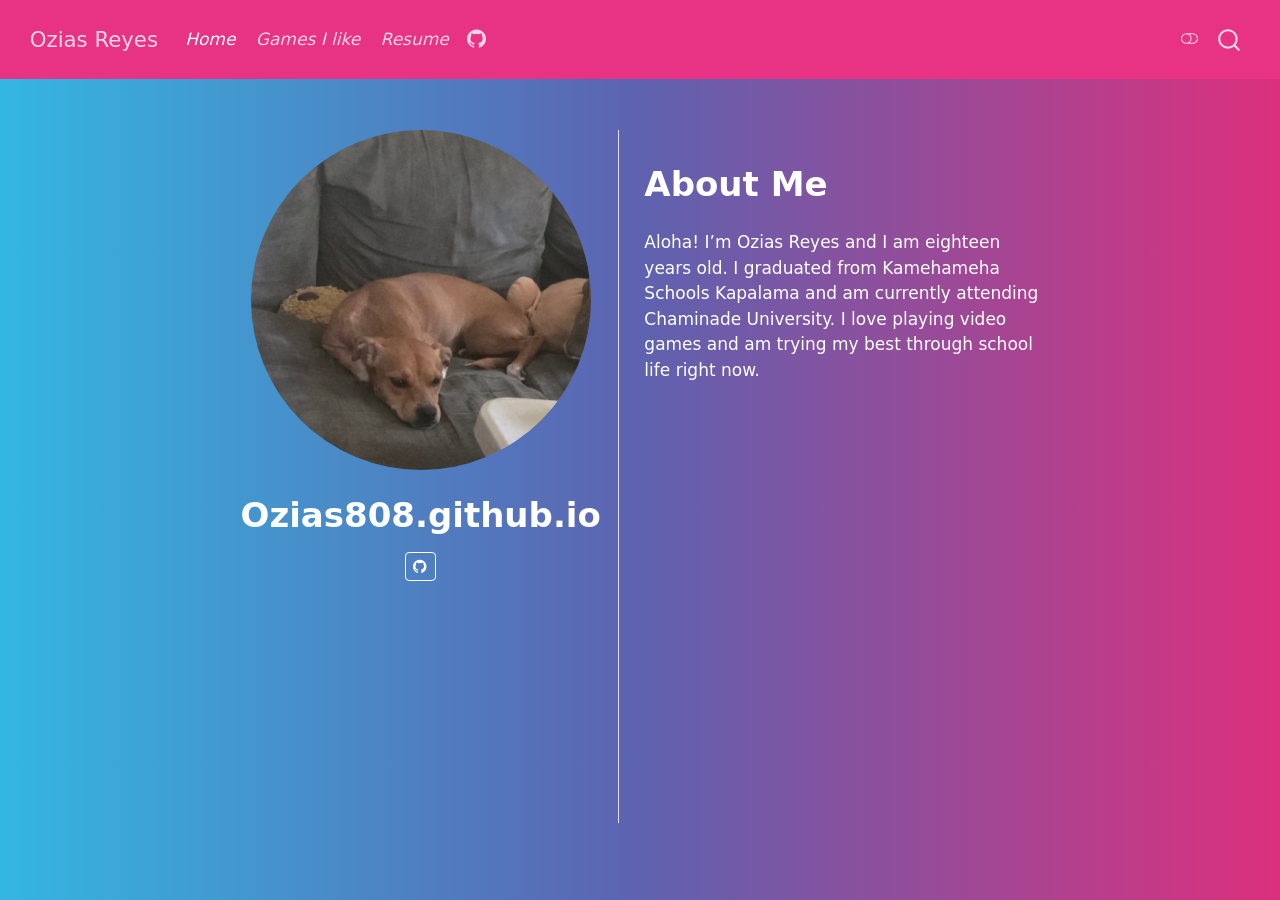
<file: docs/index.html>
<!DOCTYPE html>
<html xmlns="http://www.w3.org/1999/xhtml" lang="en" xml:lang="en"><head>

<meta charset="utf-8">
<meta name="generator" content="quarto-1.9.38">

<meta name="viewport" content="width=device-width, initial-scale=1.0, user-scalable=yes">


<title>Ozias808.github.io – Ozias Reyes</title>
<style>
/* Default styles provided by pandoc.
** See https://pandoc.org/MANUAL.html#variables-for-html for config info.
*/
code{white-space: pre-wrap;}
span.smallcaps{font-variant: small-caps;}
div.columns{display: flex; gap: min(4vw, 1.5em);}
div.column{flex: auto; overflow-x: auto;}
div.hanging-indent{margin-left: 1.5em; text-indent: -1.5em;}
ul.task-list{list-style: none;}
ul.task-list li input[type="checkbox"] {
  width: 0.8em;
  margin: 0 0.8em 0.2em -1em; /* quarto-specific, see https://github.com/quarto-dev/quarto-cli/issues/4556 */ 
  vertical-align: middle;
}
</style>


<script src="site_libs/quarto-nav/quarto-nav.js"></script>
<script src="site_libs/quarto-nav/headroom.min.js"></script>
<script src="site_libs/clipboard/clipboard.min.js"></script>
<script src="site_libs/quarto-search/autocomplete.umd.js"></script>
<script src="site_libs/quarto-search/fuse.min.js"></script>
<script src="site_libs/quarto-search/quarto-search.js"></script>
<meta name="quarto:offset" content="./">
<script src="site_libs/quarto-html/quarto.js" type="module"></script>
<script src="site_libs/quarto-html/tabsets/tabsets.js" type="module"></script>
<script src="site_libs/quarto-html/popper.min.js"></script>
<script src="site_libs/quarto-html/tippy.umd.min.js"></script>
<link href="site_libs/quarto-html/tippy.css" rel="stylesheet">
<link href="site_libs/quarto-html/quarto-syntax-highlighting-15634bcf2e68342d4ad2dfa704d543f6.css" rel="stylesheet" class="quarto-color-scheme" id="quarto-text-highlighting-styles">
<link href="site_libs/quarto-html/quarto-syntax-highlighting-dark-0a6b7249c26820e032cb0bd839ff02b1.css" rel="stylesheet" class="quarto-color-scheme quarto-color-alternate" id="quarto-text-highlighting-styles">
<link href="site_libs/quarto-html/quarto-syntax-highlighting-15634bcf2e68342d4ad2dfa704d543f6.css" rel="stylesheet" class="quarto-color-scheme-extra" id="quarto-text-highlighting-styles">
<script src="site_libs/bootstrap/bootstrap.min.js"></script>
<link href="site_libs/bootstrap/bootstrap-icons.css" rel="stylesheet">
<link href="site_libs/bootstrap/bootstrap-146f8808324496d0a5521b7869fe2ac1.min.css" rel="stylesheet" append-hash="true" class="quarto-color-scheme" id="quarto-bootstrap" data-mode="light">
<link href="site_libs/bootstrap/bootstrap-dark-c65eef156a02954c7572e454c6e27155.min.css" rel="stylesheet" append-hash="true" class="quarto-color-scheme quarto-color-alternate" id="quarto-bootstrap" data-mode="dark">
<link href="site_libs/bootstrap/bootstrap-146f8808324496d0a5521b7869fe2ac1.min.css" rel="stylesheet" append-hash="true" class="quarto-color-scheme-extra" id="quarto-bootstrap" data-mode="light">
<script id="quarto-search-options" type="application/json">{
  "location": "navbar",
  "copy-button": false,
  "collapse-after": 3,
  "panel-placement": "end",
  "type": "overlay",
  "limit": 50,
  "keyboard-shortcut": [
    "f",
    "/",
    "s"
  ],
  "show-item-context": false,
  "language": {
    "search-no-results-text": "No results",
    "search-matching-documents-text": "matching documents",
    "search-copy-link-title": "Copy link to search",
    "search-hide-matches-text": "Hide additional matches",
    "search-more-match-text": "more match in this document",
    "search-more-matches-text": "more matches in this document",
    "search-clear-button-title": "Clear",
    "search-text-placeholder": "",
    "search-detached-cancel-button-title": "Cancel",
    "search-submit-button-title": "Submit",
    "search-label": "Search"
  }
}</script>


<link rel="stylesheet" href="styles.css">
</head>

<body class="nav-fixed fullcontent quarto-light"><script id="quarto-html-before-body" type="application/javascript">
    const toggleBodyColorMode = (bsSheetEl) => {
      const mode = bsSheetEl.getAttribute("data-mode");
      const bodyEl = window.document.querySelector("body");
      if (mode === "dark") {
        bodyEl.classList.add("quarto-dark");
        bodyEl.classList.remove("quarto-light");
      } else {
        bodyEl.classList.add("quarto-light");
        bodyEl.classList.remove("quarto-dark");
      }
    }
    const toggleBodyColorPrimary = () => {
      const bsSheetEl = window.document.querySelector("link#quarto-bootstrap:not([rel=disabled-stylesheet])");
      if (bsSheetEl) {
        toggleBodyColorMode(bsSheetEl);
      }
    }
    const setColorSchemeToggle = (alternate) => {
      const toggles = window.document.querySelectorAll('.quarto-color-scheme-toggle');
      for (let i=0; i < toggles.length; i++) {
        const toggle = toggles[i];
        if (toggle) {
          if (alternate) {
            toggle.classList.add("alternate");
          } else {
            toggle.classList.remove("alternate");
          }
        }
      }
    };
    const toggleColorMode = (alternate) => {
      // Switch the stylesheets
      const primaryStylesheets = window.document.querySelectorAll('link.quarto-color-scheme:not(.quarto-color-alternate)');
      const alternateStylesheets = window.document.querySelectorAll('link.quarto-color-scheme.quarto-color-alternate');
      manageTransitions('#quarto-margin-sidebar .nav-link', false);
      if (alternate) {
        // note: dark is layered on light, we don't disable primary!
        enableStylesheet(alternateStylesheets);
        for (const sheetNode of alternateStylesheets) {
          if (sheetNode.id === "quarto-bootstrap") {
            toggleBodyColorMode(sheetNode);
          }
        }
      } else {
        disableStylesheet(alternateStylesheets);
        enableStylesheet(primaryStylesheets)
        toggleBodyColorPrimary();
      }
      manageTransitions('#quarto-margin-sidebar .nav-link', true);
      // Switch the toggles
      setColorSchemeToggle(alternate)
      // Hack to workaround the fact that safari doesn't
      // properly recolor the scrollbar when toggling (#1455)
      if (navigator.userAgent.indexOf('Safari') > 0 && navigator.userAgent.indexOf('Chrome') == -1) {
        manageTransitions("body", false);
        window.scrollTo(0, 1);
        setTimeout(() => {
          window.scrollTo(0, 0);
          manageTransitions("body", true);
        }, 40);
      }
    }
    const disableStylesheet = (stylesheets) => {
      for (let i=0; i < stylesheets.length; i++) {
        const stylesheet = stylesheets[i];
        stylesheet.rel = 'disabled-stylesheet';
      }
    }
    const enableStylesheet = (stylesheets) => {
      for (let i=0; i < stylesheets.length; i++) {
        const stylesheet = stylesheets[i];
        if(stylesheet.rel !== 'stylesheet') { // for Chrome, which will still FOUC without this check
          stylesheet.rel = 'stylesheet';
        }
      }
    }
    const manageTransitions = (selector, allowTransitions) => {
      const els = window.document.querySelectorAll(selector);
      for (let i=0; i < els.length; i++) {
        const el = els[i];
        if (allowTransitions) {
          el.classList.remove('notransition');
        } else {
          el.classList.add('notransition');
        }
      }
    }
    const isFileUrl = () => {
      return window.location.protocol === 'file:';
    }
    const hasAlternateSentinel = () => {
      let styleSentinel = getColorSchemeSentinel();
      if (styleSentinel !== null) {
        return styleSentinel === "alternate";
      } else {
        return false;
      }
    }
    const setStyleSentinel = (alternate) => {
      const value = alternate ? "alternate" : "default";
      if (!isFileUrl()) {
        window.localStorage.setItem("quarto-color-scheme", value);
      } else {
        localAlternateSentinel = value;
      }
    }
    const getColorSchemeSentinel = () => {
      if (!isFileUrl()) {
        const storageValue = window.localStorage.getItem("quarto-color-scheme");
        return storageValue != null ? storageValue : localAlternateSentinel;
      } else {
        return localAlternateSentinel;
      }
    }
    const toggleGiscusIfUsed = (isAlternate, darkModeDefault) => {
      const baseTheme = document.querySelector('#giscus-base-theme')?.value ?? 'light';
      const alternateTheme = document.querySelector('#giscus-alt-theme')?.value ?? 'dark';
      let newTheme = '';
      if(authorPrefersDark) {
        newTheme = isAlternate ? baseTheme : alternateTheme;
      } else {
        newTheme = isAlternate ? alternateTheme : baseTheme;
      }
      const changeGiscusTheme = () => {
        // From: https://github.com/giscus/giscus/issues/336
        const sendMessage = (message) => {
          const iframe = document.querySelector('iframe.giscus-frame');
          if (!iframe) return;
          iframe.contentWindow.postMessage({ giscus: message }, 'https://giscus.app');
        }
        sendMessage({
          setConfig: {
            theme: newTheme
          }
        });
      }
      const isGiscussLoaded = window.document.querySelector('iframe.giscus-frame') !== null;
      if (isGiscussLoaded) {
        changeGiscusTheme();
      }
    };
    const authorPrefersDark = false;
    const darkModeDefault = authorPrefersDark;
      document.querySelector('link#quarto-text-highlighting-styles.quarto-color-scheme-extra').rel = 'disabled-stylesheet';
      document.querySelector('link#quarto-bootstrap.quarto-color-scheme-extra').rel = 'disabled-stylesheet';
    let localAlternateSentinel = darkModeDefault ? 'alternate' : 'default';
    // Dark / light mode switch
    window.quartoToggleColorScheme = () => {
      // Read the current dark / light value
      let toAlternate = !hasAlternateSentinel();
      toggleColorMode(toAlternate);
      setStyleSentinel(toAlternate);
      toggleGiscusIfUsed(toAlternate, darkModeDefault);
      window.dispatchEvent(new Event('resize'));
    };
    // Switch to dark mode if need be
    if (hasAlternateSentinel()) {
      toggleColorMode(true);
    } else {
      toggleColorMode(false);
    }
  </script>

<div id="quarto-search-results"></div>
  <header id="quarto-header" class="headroom fixed-top">
    <nav class="navbar navbar-expand-lg " data-bs-theme="dark">
      <div class="navbar-container container-fluid">
      <div class="navbar-brand-container mx-auto">
    <a class="navbar-brand" href="./index.html">
    <span class="navbar-title">Ozias Reyes</span>
    </a>
  </div>
            <div id="quarto-search" class="" title="Search"></div>
          <button class="navbar-toggler" type="button" data-bs-toggle="collapse" data-bs-target="#navbarCollapse" aria-controls="navbarCollapse" role="menu" aria-expanded="false" aria-label="Toggle navigation" onclick="if (window.quartoToggleHeadroom) { window.quartoToggleHeadroom(); }">
  <span class="navbar-toggler-icon"></span>
</button>
          <div class="collapse navbar-collapse" id="navbarCollapse">
            <ul class="navbar-nav navbar-nav-scroll me-auto">
  <li class="nav-item">
    <a class="nav-link active" href="./index.html" aria-current="page"> 
<span class="menu-text">Home</span></a>
  </li>  
  <li class="nav-item">
    <a class="nav-link" href="./about.html"> 
<span class="menu-text">Games I like</span></a>
  </li>  
  <li class="nav-item">
    <a class="nav-link" href="./resume.html"> 
<span class="menu-text">Resume</span></a>
  </li>  
  <li class="nav-item compact">
    <a class="nav-link" href="https://github.com/Ozias808" target="blank"> <i class="bi bi-github" role="img">
</i> 
<span class="menu-text"></span></a>
  </li>  
</ul>
          </div> <!-- /navcollapse -->
            <div class="quarto-navbar-tools">
  <a href="" class="quarto-color-scheme-toggle quarto-navigation-tool  px-1" onclick="window.quartoToggleColorScheme(); return false;" title="Toggle dark mode"><i class="bi"></i></a>
</div>
      </div> <!-- /container-fluid -->
    </nav>
</header>
<!-- content -->
<div id="quarto-content" class="quarto-container page-columns page-rows-contents page-layout-article page-navbar">
<!-- sidebar -->
<!-- margin-sidebar -->
    
<!-- main -->
<div class="quarto-about-trestles">
  <div class="about-entity">
    <img src="media/doggy.jpg" class="about-image
  round " style="height: 20em; width: 20em;">
<header id="title-block-header" class="quarto-title-block default">
<div class="quarto-title">
<h1 class="title">Ozias808.github.io</h1>
</div>
<div class="quarto-title-meta">
  </div>
</header>
    <div class="about-links">
  <a href="https://github.com/Ozias808" class="about-link" rel="" target="blank">
    <i class="bi bi-github"></i>
     <span class="about-link-text"></span>
  </a>
</div>
  </div>
  <div class="about-contents"><main class="content" id="quarto-document-content">

<section id="about-me" class="level1">
<h1>About Me</h1>
<section id="section" class="level3">
<h3 data-anchor-id="section"></h3>
<p>Aloha! I’m Ozias Reyes and I am eighteen years old. I graduated from Kamehameha Schools Kapalama and am currently attending Chaminade University. I love playing video games and am trying my best through school life right now.</p>


</section>
</section>
</main></div>
</div>
 <!-- /main -->
<script id="quarto-html-after-body" type="application/javascript">
  window.document.addEventListener("DOMContentLoaded", function (event) {
    // Ensure there is a toggle, if there isn't float one in the top right
    if (window.document.querySelector('.quarto-color-scheme-toggle') === null) {
      const a = window.document.createElement('a');
      a.classList.add('top-right');
      a.classList.add('quarto-color-scheme-toggle');
      a.href = "";
      a.onclick = function() { try { window.quartoToggleColorScheme(); } catch {} return false; };
      const i = window.document.createElement("i");
      i.classList.add('bi');
      a.appendChild(i);
      window.document.body.appendChild(a);
    }
    setColorSchemeToggle(hasAlternateSentinel())
    const isCodeAnnotation = (el) => {
      for (const clz of el.classList) {
        if (clz.startsWith('code-annotation-')) {                     
          return true;
        }
      }
      return false;
    }
    const onCopySuccess = function(e) {
      // button target
      const button = e.trigger;
      // don't keep focus
      button.blur();
      // flash "checked"
      button.classList.add('code-copy-button-checked');
      var currentTitle = button.getAttribute("title");
      button.setAttribute("title", "Copied!");
      let tooltip;
      if (window.bootstrap) {
        button.setAttribute("data-bs-toggle", "tooltip");
        button.setAttribute("data-bs-placement", "left");
        button.setAttribute("data-bs-title", "Copied!");
        tooltip = new bootstrap.Tooltip(button, 
          { trigger: "manual", 
            customClass: "code-copy-button-tooltip",
            offset: [0, -8]});
        tooltip.show();    
      }
      setTimeout(function() {
        if (tooltip) {
          tooltip.hide();
          button.removeAttribute("data-bs-title");
          button.removeAttribute("data-bs-toggle");
          button.removeAttribute("data-bs-placement");
        }
        button.setAttribute("title", currentTitle);
        button.classList.remove('code-copy-button-checked');
      }, 1000);
      // clear code selection
      e.clearSelection();
    }
    const getTextToCopy = function(trigger) {
      const outerScaffold = trigger.parentElement.cloneNode(true);
      const codeEl = outerScaffold.querySelector('code');
      for (const childEl of codeEl.children) {
        if (isCodeAnnotation(childEl)) {
          childEl.remove();
        }
      }
      return codeEl.innerText;
    }
    const clipboard = new window.ClipboardJS('.code-copy-button:not([data-in-quarto-modal])', {
      text: getTextToCopy
    });
    clipboard.on('success', onCopySuccess);
    if (window.document.getElementById('quarto-embedded-source-code-modal')) {
      const clipboardModal = new window.ClipboardJS('.code-copy-button[data-in-quarto-modal]', {
        text: getTextToCopy,
        container: window.document.getElementById('quarto-embedded-source-code-modal')
      });
      clipboardModal.on('success', onCopySuccess);
    }
      var localhostRegex = new RegExp(/^(?:http|https):\/\/localhost\:?[0-9]*\//);
      var mailtoRegex = new RegExp(/^mailto:/);
        var filterRegex = new RegExp('/' + window.location.host + '/');
      var isInternal = (href) => {
          return filterRegex.test(href) || localhostRegex.test(href) || mailtoRegex.test(href);
      }
      // Inspect non-navigation links and adorn them if external
     var links = window.document.querySelectorAll('a[href]:not(.nav-link):not(.navbar-brand):not(.toc-action):not(.sidebar-link):not(.sidebar-item-toggle):not(.pagination-link):not(.no-external):not([aria-hidden]):not(.dropdown-item):not(.quarto-navigation-tool):not(.about-link)');
      for (var i=0; i<links.length; i++) {
        const link = links[i];
        if (!isInternal(link.href)) {
          // undo the damage that might have been done by quarto-nav.js in the case of
          // links that we want to consider external
          if (link.dataset.originalHref !== undefined) {
            link.href = link.dataset.originalHref;
          }
        }
      }
    function tippyHover(el, contentFn, onTriggerFn, onUntriggerFn) {
      const config = {
        allowHTML: true,
        maxWidth: 500,
        delay: 100,
        arrow: false,
        appendTo: function(el) {
            return el.parentElement;
        },
        interactive: true,
        interactiveBorder: 10,
        theme: 'quarto',
        placement: 'bottom-start',
      };
      if (contentFn) {
        config.content = contentFn;
      }
      if (onTriggerFn) {
        config.onTrigger = onTriggerFn;
      }
      if (onUntriggerFn) {
        config.onUntrigger = onUntriggerFn;
      }
      window.tippy(el, config); 
    }
    const noterefs = window.document.querySelectorAll('a[role="doc-noteref"]');
    for (var i=0; i<noterefs.length; i++) {
      const ref = noterefs[i];
      tippyHover(ref, function() {
        // use id or data attribute instead here
        let href = ref.getAttribute('data-footnote-href') || ref.getAttribute('href');
        try { href = new URL(href).hash; } catch {}
        const id = href.replace(/^#\/?/, "");
        const note = window.document.getElementById(id);
        if (note) {
          return note.innerHTML;
        } else {
          return "";
        }
      });
    }
    const xrefs = window.document.querySelectorAll('a.quarto-xref');
    const processXRef = (id, note) => {
      // Strip column container classes
      const stripColumnClz = (el) => {
        el.classList.remove("page-full", "page-columns");
        if (el.children) {
          for (const child of el.children) {
            stripColumnClz(child);
          }
        }
      }
      stripColumnClz(note)
      if (id === null || id.startsWith('sec-')) {
        // Special case sections, only their first couple elements
        const container = document.createElement("div");
        if (note.children && note.children.length > 2) {
          container.appendChild(note.children[0].cloneNode(true));
          for (let i = 1; i < note.children.length; i++) {
            const child = note.children[i];
            if (child.tagName === "P" && child.innerText === "") {
              continue;
            } else {
              container.appendChild(child.cloneNode(true));
              break;
            }
          }
          if (window.Quarto?.typesetMath) {
            window.Quarto.typesetMath(container);
          }
          return container.innerHTML
        } else {
          if (window.Quarto?.typesetMath) {
            window.Quarto.typesetMath(note);
          }
          return note.innerHTML;
        }
      } else {
        // Remove any anchor links if they are present
        const anchorLink = note.querySelector('a.anchorjs-link');
        if (anchorLink) {
          anchorLink.remove();
        }
        if (window.Quarto?.typesetMath) {
          window.Quarto.typesetMath(note);
        }
        if (note.classList.contains("callout")) {
          return note.outerHTML;
        } else {
          return note.innerHTML;
        }
      }
    }
    for (var i=0; i<xrefs.length; i++) {
      const xref = xrefs[i];
      tippyHover(xref, undefined, function(instance) {
        instance.disable();
        let url = xref.getAttribute('href');
        let hash = undefined; 
        if (url.startsWith('#')) {
          hash = url;
        } else {
          try { hash = new URL(url).hash; } catch {}
        }
        if (hash) {
          const id = hash.replace(/^#\/?/, "");
          const note = window.document.getElementById(id);
          if (note !== null) {
            try {
              const html = processXRef(id, note.cloneNode(true));
              instance.setContent(html);
            } finally {
              instance.enable();
              instance.show();
            }
          } else {
            // See if we can fetch this
            fetch(url.split('#')[0])
            .then(res => res.text())
            .then(html => {
              const parser = new DOMParser();
              const htmlDoc = parser.parseFromString(html, "text/html");
              const note = htmlDoc.getElementById(id);
              if (note !== null) {
                const html = processXRef(id, note);
                instance.setContent(html);
              } 
            }).finally(() => {
              instance.enable();
              instance.show();
            });
          }
        } else {
          // See if we can fetch a full url (with no hash to target)
          // This is a special case and we should probably do some content thinning / targeting
          fetch(url)
          .then(res => res.text())
          .then(html => {
            const parser = new DOMParser();
            const htmlDoc = parser.parseFromString(html, "text/html");
            const note = htmlDoc.querySelector('main.content');
            if (note !== null) {
              // This should only happen for chapter cross references
              // (since there is no id in the URL)
              // remove the first header
              if (note.children.length > 0 && note.children[0].tagName === "HEADER") {
                note.children[0].remove();
              }
              const html = processXRef(null, note);
              instance.setContent(html);
            } 
          }).finally(() => {
            instance.enable();
            instance.show();
          });
        }
      }, function(instance) {
      });
    }
        let selectedAnnoteEl;
        const selectorForAnnotation = ( cell, annotation) => {
          let cellAttr = 'data-code-cell="' + cell + '"';
          let lineAttr = 'data-code-annotation="' +  annotation + '"';
          const selector = 'span[' + cellAttr + '][' + lineAttr + ']';
          return selector;
        }
        const selectCodeLines = (annoteEl) => {
          const doc = window.document;
          const targetCell = annoteEl.getAttribute("data-target-cell");
          const targetAnnotation = annoteEl.getAttribute("data-target-annotation");
          const annoteSpan = window.document.querySelector(selectorForAnnotation(targetCell, targetAnnotation));
          const lines = annoteSpan.getAttribute("data-code-lines").split(",");
          const lineIds = lines.map((line) => {
            return targetCell + "-" + line;
          })
          let top = null;
          let height = null;
          let parent = null;
          if (lineIds.length > 0) {
              //compute the position of the single el (top and bottom and make a div)
              const el = window.document.getElementById(lineIds[0]);
              top = el.offsetTop;
              height = el.offsetHeight;
              parent = el.parentElement.parentElement;
            if (lineIds.length > 1) {
              const lastEl = window.document.getElementById(lineIds[lineIds.length - 1]);
              const bottom = lastEl.offsetTop + lastEl.offsetHeight;
              height = bottom - top;
            }
            if (top !== null && height !== null && parent !== null) {
              // cook up a div (if necessary) and position it 
              let div = window.document.getElementById("code-annotation-line-highlight");
              if (div === null) {
                div = window.document.createElement("div");
                div.setAttribute("id", "code-annotation-line-highlight");
                div.style.position = 'absolute';
                parent.appendChild(div);
              }
              div.style.top = top - 2 + "px";
              div.style.height = height + 4 + "px";
              div.style.left = 0;
              let gutterDiv = window.document.getElementById("code-annotation-line-highlight-gutter");
              if (gutterDiv === null) {
                gutterDiv = window.document.createElement("div");
                gutterDiv.setAttribute("id", "code-annotation-line-highlight-gutter");
                gutterDiv.style.position = 'absolute';
                const codeCell = window.document.getElementById(targetCell);
                const gutter = codeCell.querySelector('.code-annotation-gutter');
                gutter.appendChild(gutterDiv);
              }
              gutterDiv.style.top = top - 2 + "px";
              gutterDiv.style.height = height + 4 + "px";
            }
            selectedAnnoteEl = annoteEl;
          }
        };
        const unselectCodeLines = () => {
          const elementsIds = ["code-annotation-line-highlight", "code-annotation-line-highlight-gutter"];
          elementsIds.forEach((elId) => {
            const div = window.document.getElementById(elId);
            if (div) {
              div.remove();
            }
          });
          selectedAnnoteEl = undefined;
        };
          // Handle positioning of the toggle
      window.addEventListener(
        "resize",
        throttle(() => {
          elRect = undefined;
          if (selectedAnnoteEl) {
            selectCodeLines(selectedAnnoteEl);
          }
        }, 10)
      );
      function throttle(fn, ms) {
      let throttle = false;
      let timer;
        return (...args) => {
          if(!throttle) { // first call gets through
              fn.apply(this, args);
              throttle = true;
          } else { // all the others get throttled
              if(timer) clearTimeout(timer); // cancel #2
              timer = setTimeout(() => {
                fn.apply(this, args);
                timer = throttle = false;
              }, ms);
          }
        };
      }
        // Attach click handler to the DT
        const annoteDls = window.document.querySelectorAll('dt[data-target-cell]');
        for (const annoteDlNode of annoteDls) {
          annoteDlNode.addEventListener('click', (event) => {
            const clickedEl = event.target;
            if (clickedEl !== selectedAnnoteEl) {
              unselectCodeLines();
              const activeEl = window.document.querySelector('dt[data-target-cell].code-annotation-active');
              if (activeEl) {
                activeEl.classList.remove('code-annotation-active');
              }
              selectCodeLines(clickedEl);
              clickedEl.classList.add('code-annotation-active');
            } else {
              // Unselect the line
              unselectCodeLines();
              clickedEl.classList.remove('code-annotation-active');
            }
          });
        }
    const findCites = (el) => {
      const parentEl = el.parentElement;
      if (parentEl) {
        const cites = parentEl.dataset.cites;
        if (cites) {
          return {
            el,
            cites: cites.split(' ')
          };
        } else {
          return findCites(el.parentElement)
        }
      } else {
        return undefined;
      }
    };
    var bibliorefs = window.document.querySelectorAll('a[role="doc-biblioref"]');
    for (var i=0; i<bibliorefs.length; i++) {
      const ref = bibliorefs[i];
      const citeInfo = findCites(ref);
      if (citeInfo) {
        tippyHover(citeInfo.el, function() {
          var popup = window.document.createElement('div');
          citeInfo.cites.forEach(function(cite) {
            var citeDiv = window.document.createElement('div');
            citeDiv.classList.add('hanging-indent');
            citeDiv.classList.add('csl-entry');
            var biblioDiv = window.document.getElementById('ref-' + cite);
            if (biblioDiv) {
              citeDiv.innerHTML = biblioDiv.innerHTML;
            }
            popup.appendChild(citeDiv);
          });
          return popup.innerHTML;
        });
      }
    }
  });
  </script>
</div> <!-- /content -->




</body></html>
</file>
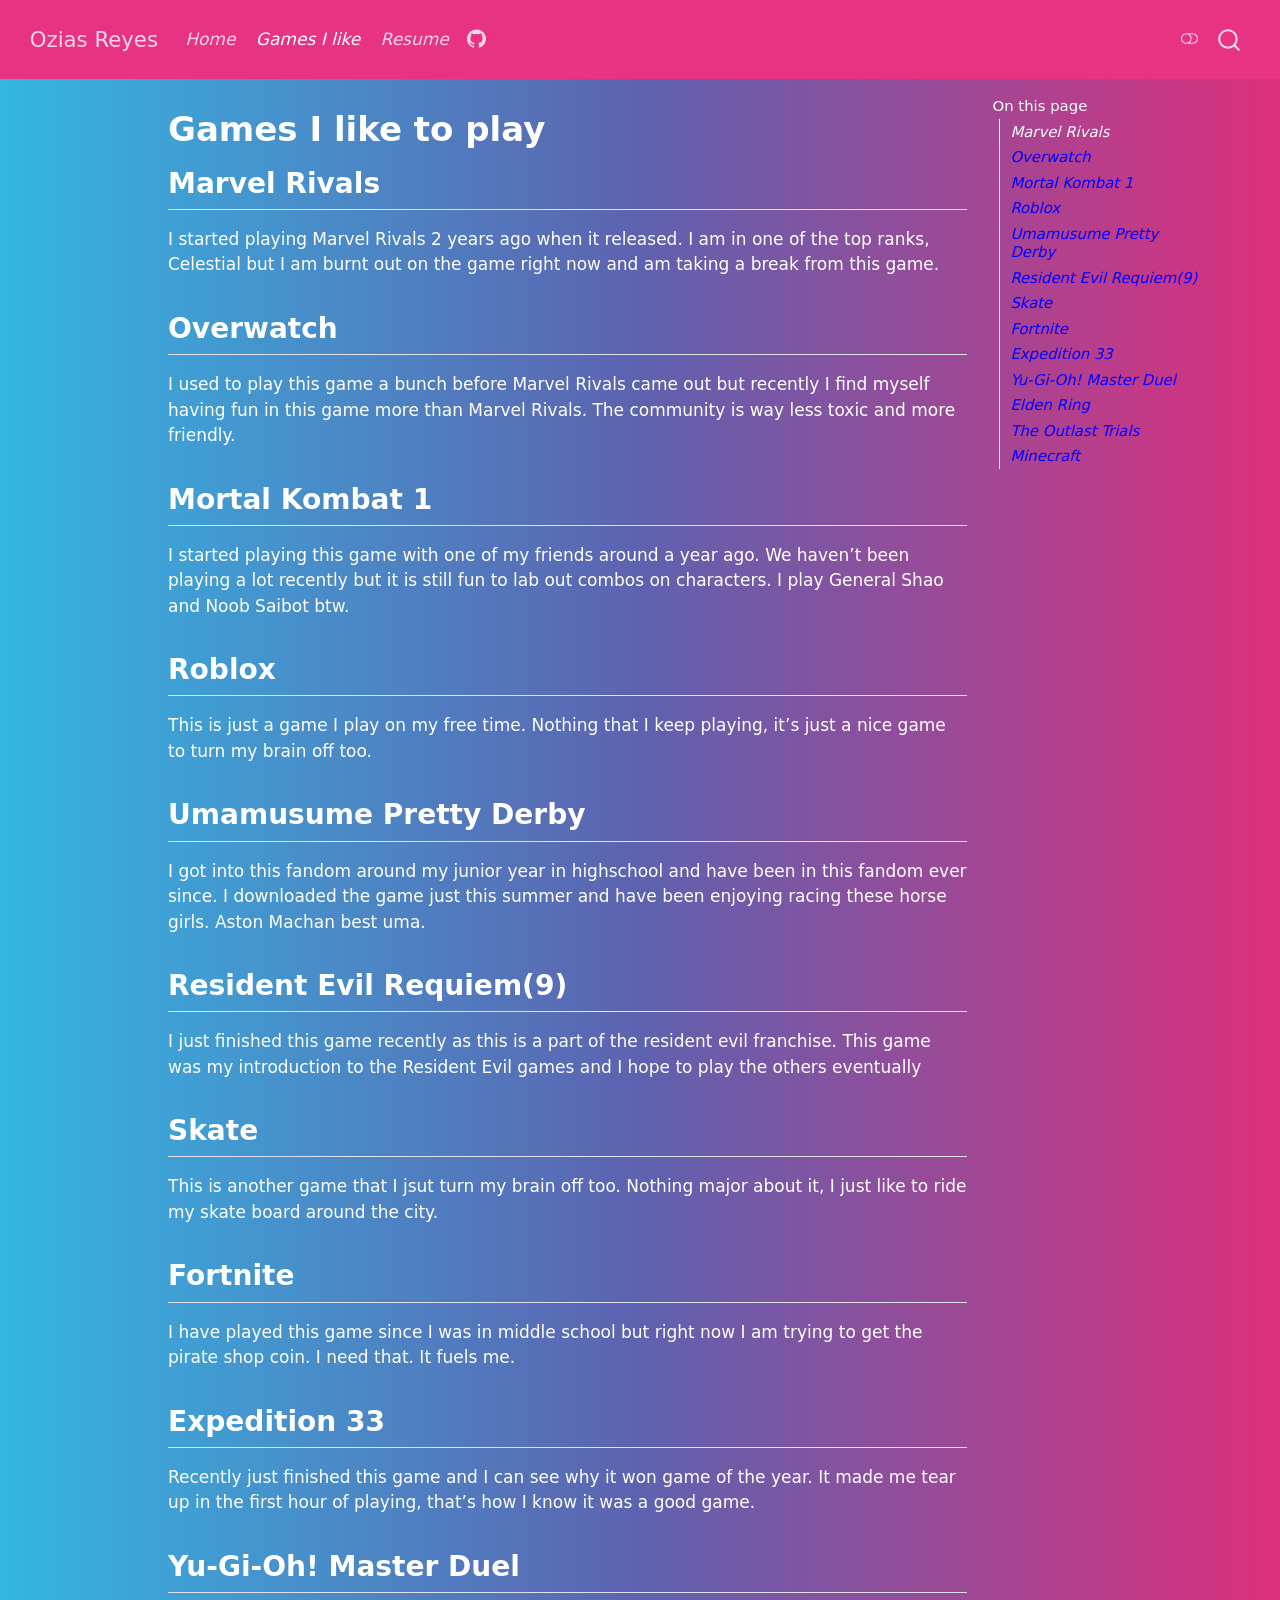
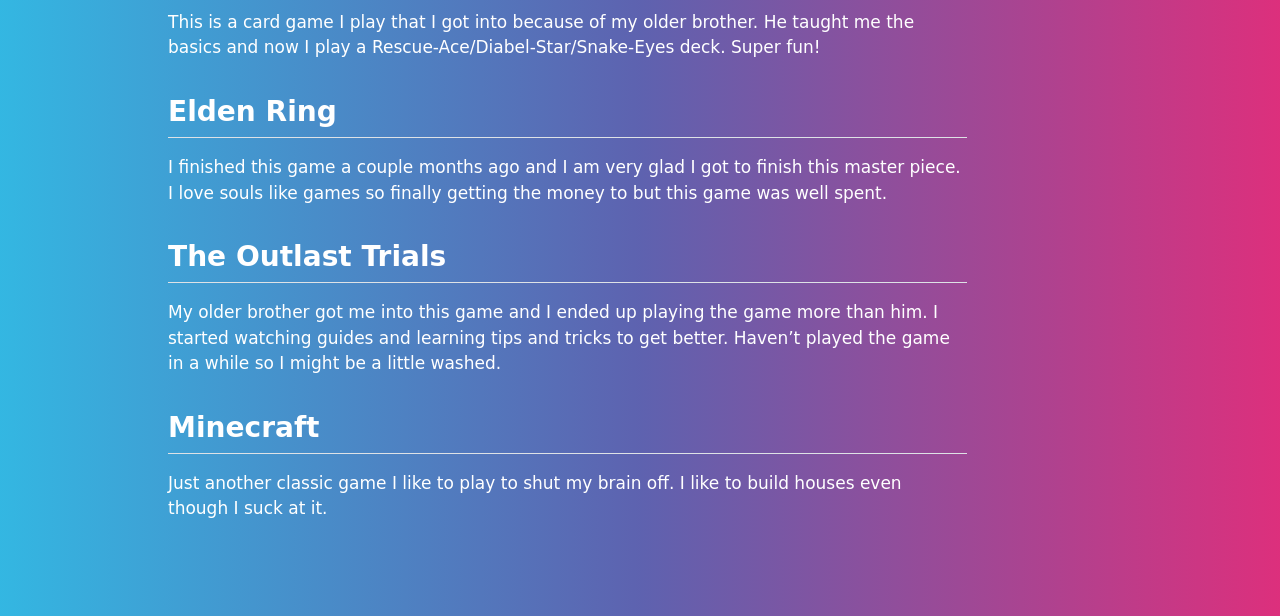
<file: docs/about.html>
<!DOCTYPE html>
<html xmlns="http://www.w3.org/1999/xhtml" lang="en" xml:lang="en"><head>

<meta charset="utf-8">
<meta name="generator" content="quarto-1.9.38">

<meta name="viewport" content="width=device-width, initial-scale=1.0, user-scalable=yes">


<title>Games I like to play – Ozias Reyes</title>
<style>
/* Default styles provided by pandoc.
** See https://pandoc.org/MANUAL.html#variables-for-html for config info.
*/
code{white-space: pre-wrap;}
span.smallcaps{font-variant: small-caps;}
div.columns{display: flex; gap: min(4vw, 1.5em);}
div.column{flex: auto; overflow-x: auto;}
div.hanging-indent{margin-left: 1.5em; text-indent: -1.5em;}
ul.task-list{list-style: none;}
ul.task-list li input[type="checkbox"] {
  width: 0.8em;
  margin: 0 0.8em 0.2em -1em; /* quarto-specific, see https://github.com/quarto-dev/quarto-cli/issues/4556 */ 
  vertical-align: middle;
}
</style>


<script src="site_libs/quarto-nav/quarto-nav.js"></script>
<script src="site_libs/quarto-nav/headroom.min.js"></script>
<script src="site_libs/clipboard/clipboard.min.js"></script>
<script src="site_libs/quarto-search/autocomplete.umd.js"></script>
<script src="site_libs/quarto-search/fuse.min.js"></script>
<script src="site_libs/quarto-search/quarto-search.js"></script>
<meta name="quarto:offset" content="./">
<script src="site_libs/quarto-html/quarto.js" type="module"></script>
<script src="site_libs/quarto-html/tabsets/tabsets.js" type="module"></script>
<script src="site_libs/quarto-html/popper.min.js"></script>
<script src="site_libs/quarto-html/tippy.umd.min.js"></script>
<script src="site_libs/quarto-html/anchor.min.js"></script>
<link href="site_libs/quarto-html/tippy.css" rel="stylesheet">
<link href="site_libs/quarto-html/quarto-syntax-highlighting-15634bcf2e68342d4ad2dfa704d543f6.css" rel="stylesheet" class="quarto-color-scheme" id="quarto-text-highlighting-styles">
<link href="site_libs/quarto-html/quarto-syntax-highlighting-dark-0a6b7249c26820e032cb0bd839ff02b1.css" rel="stylesheet" class="quarto-color-scheme quarto-color-alternate" id="quarto-text-highlighting-styles">
<link href="site_libs/quarto-html/quarto-syntax-highlighting-15634bcf2e68342d4ad2dfa704d543f6.css" rel="stylesheet" class="quarto-color-scheme-extra" id="quarto-text-highlighting-styles">
<script src="site_libs/bootstrap/bootstrap.min.js"></script>
<link href="site_libs/bootstrap/bootstrap-icons.css" rel="stylesheet">
<link href="site_libs/bootstrap/bootstrap-146f8808324496d0a5521b7869fe2ac1.min.css" rel="stylesheet" append-hash="true" class="quarto-color-scheme" id="quarto-bootstrap" data-mode="light">
<link href="site_libs/bootstrap/bootstrap-dark-c65eef156a02954c7572e454c6e27155.min.css" rel="stylesheet" append-hash="true" class="quarto-color-scheme quarto-color-alternate" id="quarto-bootstrap" data-mode="dark">
<link href="site_libs/bootstrap/bootstrap-146f8808324496d0a5521b7869fe2ac1.min.css" rel="stylesheet" append-hash="true" class="quarto-color-scheme-extra" id="quarto-bootstrap" data-mode="light">
<script id="quarto-search-options" type="application/json">{
  "location": "navbar",
  "copy-button": false,
  "collapse-after": 3,
  "panel-placement": "end",
  "type": "overlay",
  "limit": 50,
  "keyboard-shortcut": [
    "f",
    "/",
    "s"
  ],
  "show-item-context": false,
  "language": {
    "search-no-results-text": "No results",
    "search-matching-documents-text": "matching documents",
    "search-copy-link-title": "Copy link to search",
    "search-hide-matches-text": "Hide additional matches",
    "search-more-match-text": "more match in this document",
    "search-more-matches-text": "more matches in this document",
    "search-clear-button-title": "Clear",
    "search-text-placeholder": "",
    "search-detached-cancel-button-title": "Cancel",
    "search-submit-button-title": "Submit",
    "search-label": "Search"
  }
}</script>


<link rel="stylesheet" href="styles.css">
</head>

<body class="nav-fixed quarto-light"><script id="quarto-html-before-body" type="application/javascript">
    const toggleBodyColorMode = (bsSheetEl) => {
      const mode = bsSheetEl.getAttribute("data-mode");
      const bodyEl = window.document.querySelector("body");
      if (mode === "dark") {
        bodyEl.classList.add("quarto-dark");
        bodyEl.classList.remove("quarto-light");
      } else {
        bodyEl.classList.add("quarto-light");
        bodyEl.classList.remove("quarto-dark");
      }
    }
    const toggleBodyColorPrimary = () => {
      const bsSheetEl = window.document.querySelector("link#quarto-bootstrap:not([rel=disabled-stylesheet])");
      if (bsSheetEl) {
        toggleBodyColorMode(bsSheetEl);
      }
    }
    const setColorSchemeToggle = (alternate) => {
      const toggles = window.document.querySelectorAll('.quarto-color-scheme-toggle');
      for (let i=0; i < toggles.length; i++) {
        const toggle = toggles[i];
        if (toggle) {
          if (alternate) {
            toggle.classList.add("alternate");
          } else {
            toggle.classList.remove("alternate");
          }
        }
      }
    };
    const toggleColorMode = (alternate) => {
      // Switch the stylesheets
      const primaryStylesheets = window.document.querySelectorAll('link.quarto-color-scheme:not(.quarto-color-alternate)');
      const alternateStylesheets = window.document.querySelectorAll('link.quarto-color-scheme.quarto-color-alternate');
      manageTransitions('#quarto-margin-sidebar .nav-link', false);
      if (alternate) {
        // note: dark is layered on light, we don't disable primary!
        enableStylesheet(alternateStylesheets);
        for (const sheetNode of alternateStylesheets) {
          if (sheetNode.id === "quarto-bootstrap") {
            toggleBodyColorMode(sheetNode);
          }
        }
      } else {
        disableStylesheet(alternateStylesheets);
        enableStylesheet(primaryStylesheets)
        toggleBodyColorPrimary();
      }
      manageTransitions('#quarto-margin-sidebar .nav-link', true);
      // Switch the toggles
      setColorSchemeToggle(alternate)
      // Hack to workaround the fact that safari doesn't
      // properly recolor the scrollbar when toggling (#1455)
      if (navigator.userAgent.indexOf('Safari') > 0 && navigator.userAgent.indexOf('Chrome') == -1) {
        manageTransitions("body", false);
        window.scrollTo(0, 1);
        setTimeout(() => {
          window.scrollTo(0, 0);
          manageTransitions("body", true);
        }, 40);
      }
    }
    const disableStylesheet = (stylesheets) => {
      for (let i=0; i < stylesheets.length; i++) {
        const stylesheet = stylesheets[i];
        stylesheet.rel = 'disabled-stylesheet';
      }
    }
    const enableStylesheet = (stylesheets) => {
      for (let i=0; i < stylesheets.length; i++) {
        const stylesheet = stylesheets[i];
        if(stylesheet.rel !== 'stylesheet') { // for Chrome, which will still FOUC without this check
          stylesheet.rel = 'stylesheet';
        }
      }
    }
    const manageTransitions = (selector, allowTransitions) => {
      const els = window.document.querySelectorAll(selector);
      for (let i=0; i < els.length; i++) {
        const el = els[i];
        if (allowTransitions) {
          el.classList.remove('notransition');
        } else {
          el.classList.add('notransition');
        }
      }
    }
    const isFileUrl = () => {
      return window.location.protocol === 'file:';
    }
    const hasAlternateSentinel = () => {
      let styleSentinel = getColorSchemeSentinel();
      if (styleSentinel !== null) {
        return styleSentinel === "alternate";
      } else {
        return false;
      }
    }
    const setStyleSentinel = (alternate) => {
      const value = alternate ? "alternate" : "default";
      if (!isFileUrl()) {
        window.localStorage.setItem("quarto-color-scheme", value);
      } else {
        localAlternateSentinel = value;
      }
    }
    const getColorSchemeSentinel = () => {
      if (!isFileUrl()) {
        const storageValue = window.localStorage.getItem("quarto-color-scheme");
        return storageValue != null ? storageValue : localAlternateSentinel;
      } else {
        return localAlternateSentinel;
      }
    }
    const toggleGiscusIfUsed = (isAlternate, darkModeDefault) => {
      const baseTheme = document.querySelector('#giscus-base-theme')?.value ?? 'light';
      const alternateTheme = document.querySelector('#giscus-alt-theme')?.value ?? 'dark';
      let newTheme = '';
      if(authorPrefersDark) {
        newTheme = isAlternate ? baseTheme : alternateTheme;
      } else {
        newTheme = isAlternate ? alternateTheme : baseTheme;
      }
      const changeGiscusTheme = () => {
        // From: https://github.com/giscus/giscus/issues/336
        const sendMessage = (message) => {
          const iframe = document.querySelector('iframe.giscus-frame');
          if (!iframe) return;
          iframe.contentWindow.postMessage({ giscus: message }, 'https://giscus.app');
        }
        sendMessage({
          setConfig: {
            theme: newTheme
          }
        });
      }
      const isGiscussLoaded = window.document.querySelector('iframe.giscus-frame') !== null;
      if (isGiscussLoaded) {
        changeGiscusTheme();
      }
    };
    const authorPrefersDark = false;
    const darkModeDefault = authorPrefersDark;
      document.querySelector('link#quarto-text-highlighting-styles.quarto-color-scheme-extra').rel = 'disabled-stylesheet';
      document.querySelector('link#quarto-bootstrap.quarto-color-scheme-extra').rel = 'disabled-stylesheet';
    let localAlternateSentinel = darkModeDefault ? 'alternate' : 'default';
    // Dark / light mode switch
    window.quartoToggleColorScheme = () => {
      // Read the current dark / light value
      let toAlternate = !hasAlternateSentinel();
      toggleColorMode(toAlternate);
      setStyleSentinel(toAlternate);
      toggleGiscusIfUsed(toAlternate, darkModeDefault);
      window.dispatchEvent(new Event('resize'));
    };
    // Switch to dark mode if need be
    if (hasAlternateSentinel()) {
      toggleColorMode(true);
    } else {
      toggleColorMode(false);
    }
  </script>

<div id="quarto-search-results"></div>
  <header id="quarto-header" class="headroom fixed-top">
    <nav class="navbar navbar-expand-lg " data-bs-theme="dark">
      <div class="navbar-container container-fluid">
      <div class="navbar-brand-container mx-auto">
    <a class="navbar-brand" href="./index.html">
    <span class="navbar-title">Ozias Reyes</span>
    </a>
  </div>
            <div id="quarto-search" class="" title="Search"></div>
          <button class="navbar-toggler" type="button" data-bs-toggle="collapse" data-bs-target="#navbarCollapse" aria-controls="navbarCollapse" role="menu" aria-expanded="false" aria-label="Toggle navigation" onclick="if (window.quartoToggleHeadroom) { window.quartoToggleHeadroom(); }">
  <span class="navbar-toggler-icon"></span>
</button>
          <div class="collapse navbar-collapse" id="navbarCollapse">
            <ul class="navbar-nav navbar-nav-scroll me-auto">
  <li class="nav-item">
    <a class="nav-link" href="./index.html"> 
<span class="menu-text">Home</span></a>
  </li>  
  <li class="nav-item">
    <a class="nav-link active" href="./about.html" aria-current="page"> 
<span class="menu-text">Games I like</span></a>
  </li>  
  <li class="nav-item">
    <a class="nav-link" href="./resume.html"> 
<span class="menu-text">Resume</span></a>
  </li>  
  <li class="nav-item compact">
    <a class="nav-link" href="https://github.com/Ozias808" target="blank"> <i class="bi bi-github" role="img">
</i> 
<span class="menu-text"></span></a>
  </li>  
</ul>
          </div> <!-- /navcollapse -->
            <div class="quarto-navbar-tools">
  <a href="" class="quarto-color-scheme-toggle quarto-navigation-tool  px-1" onclick="window.quartoToggleColorScheme(); return false;" title="Toggle dark mode"><i class="bi"></i></a>
</div>
      </div> <!-- /container-fluid -->
    </nav>
</header>
<!-- content -->
<div id="quarto-content" class="quarto-container page-columns page-rows-contents page-layout-article page-navbar">
<!-- sidebar -->
<!-- margin-sidebar -->
    <div id="quarto-margin-sidebar" class="sidebar margin-sidebar">
        <nav id="TOC" role="doc-toc" class="toc-active">
    <h2 id="toc-title">On this page</h2>
   
  <ul>
  <li><a href="#marvel-rivals" id="toc-marvel-rivals" class="nav-link active" data-scroll-target="#marvel-rivals">Marvel Rivals</a></li>
  <li><a href="#overwatch" id="toc-overwatch" class="nav-link" data-scroll-target="#overwatch">Overwatch</a></li>
  <li><a href="#mortal-kombat-1" id="toc-mortal-kombat-1" class="nav-link" data-scroll-target="#mortal-kombat-1">Mortal Kombat 1</a></li>
  <li><a href="#roblox" id="toc-roblox" class="nav-link" data-scroll-target="#roblox">Roblox</a></li>
  <li><a href="#umamusume-pretty-derby" id="toc-umamusume-pretty-derby" class="nav-link" data-scroll-target="#umamusume-pretty-derby">Umamusume Pretty Derby</a></li>
  <li><a href="#resident-evil-requiem9" id="toc-resident-evil-requiem9" class="nav-link" data-scroll-target="#resident-evil-requiem9">Resident Evil Requiem(9)</a></li>
  <li><a href="#skate" id="toc-skate" class="nav-link" data-scroll-target="#skate">Skate</a></li>
  <li><a href="#fortnite" id="toc-fortnite" class="nav-link" data-scroll-target="#fortnite">Fortnite</a></li>
  <li><a href="#expedition-33" id="toc-expedition-33" class="nav-link" data-scroll-target="#expedition-33">Expedition 33</a></li>
  <li><a href="#yu-gi-oh-master-duel" id="toc-yu-gi-oh-master-duel" class="nav-link" data-scroll-target="#yu-gi-oh-master-duel">Yu-Gi-Oh! Master Duel</a></li>
  <li><a href="#elden-ring" id="toc-elden-ring" class="nav-link" data-scroll-target="#elden-ring">Elden Ring</a></li>
  <li><a href="#the-outlast-trials" id="toc-the-outlast-trials" class="nav-link" data-scroll-target="#the-outlast-trials">The Outlast Trials</a></li>
  <li><a href="#minecraft" id="toc-minecraft" class="nav-link" data-scroll-target="#minecraft">Minecraft</a></li>
  </ul>
</nav>
    </div>
<!-- main -->
<main class="content" id="quarto-document-content">


<header id="title-block-header" class="quarto-title-block default">
<div class="quarto-title">
<h1 class="title">Games I like to play</h1>
</div>



<div class="quarto-title-meta">

    
  
    
  </div>
  


</header>


<section id="marvel-rivals" class="level2">
<h2 class="anchored" data-anchor-id="marvel-rivals">Marvel Rivals</h2>
<p>I started playing Marvel Rivals 2 years ago when it released. I am in one of the top ranks, Celestial but I am burnt out on the game right now and am taking a break from this game.</p>
</section>
<section id="overwatch" class="level2">
<h2 class="anchored" data-anchor-id="overwatch">Overwatch</h2>
<p>I used to play this game a bunch before Marvel Rivals came out but recently I find myself having fun in this game more than Marvel Rivals. The community is way less toxic and more friendly.</p>
</section>
<section id="mortal-kombat-1" class="level2">
<h2 class="anchored" data-anchor-id="mortal-kombat-1">Mortal Kombat 1</h2>
<p>I started playing this game with one of my friends around a year ago. We haven’t been playing a lot recently but it is still fun to lab out combos on characters. I play General Shao and Noob Saibot btw.</p>
</section>
<section id="roblox" class="level2">
<h2 class="anchored" data-anchor-id="roblox">Roblox</h2>
<p>This is just a game I play on my free time. Nothing that I keep playing, it’s just a nice game to turn my brain off too.</p>
</section>
<section id="umamusume-pretty-derby" class="level2">
<h2 class="anchored" data-anchor-id="umamusume-pretty-derby">Umamusume Pretty Derby</h2>
<p>I got into this fandom around my junior year in highschool and have been in this fandom ever since. I downloaded the game just this summer and have been enjoying racing these horse girls. Aston Machan best uma.</p>
</section>
<section id="resident-evil-requiem9" class="level2">
<h2 class="anchored" data-anchor-id="resident-evil-requiem9">Resident Evil Requiem(9)</h2>
<p>I just finished this game recently as this is a part of the resident evil franchise. This game was my introduction to the Resident Evil games and I hope to play the others eventually</p>
</section>
<section id="skate" class="level2">
<h2 class="anchored" data-anchor-id="skate">Skate</h2>
<p>This is another game that I jsut turn my brain off too. Nothing major about it, I just like to ride my skate board around the city.</p>
</section>
<section id="fortnite" class="level2">
<h2 class="anchored" data-anchor-id="fortnite">Fortnite</h2>
<p>I have played this game since I was in middle school but right now I am trying to get the pirate shop coin. I need that. It fuels me.</p>
</section>
<section id="expedition-33" class="level2">
<h2 class="anchored" data-anchor-id="expedition-33">Expedition 33</h2>
<p>Recently just finished this game and I can see why it won game of the year. It made me tear up in the first hour of playing, that’s how I know it was a good game.</p>
</section>
<section id="yu-gi-oh-master-duel" class="level2">
<h2 class="anchored" data-anchor-id="yu-gi-oh-master-duel">Yu-Gi-Oh! Master Duel</h2>
<p>This is a card game I play that I got into because of my older brother. He taught me the basics and now I play a Rescue-Ace/Diabel-Star/Snake-Eyes deck. Super fun!</p>
</section>
<section id="elden-ring" class="level2">
<h2 class="anchored" data-anchor-id="elden-ring">Elden Ring</h2>
<p>I finished this game a couple months ago and I am very glad I got to finish this master piece. I love souls like games so finally getting the money to but this game was well spent.</p>
</section>
<section id="the-outlast-trials" class="level2">
<h2 class="anchored" data-anchor-id="the-outlast-trials">The Outlast Trials</h2>
<p>My older brother got me into this game and I ended up playing the game more than him. I started watching guides and learning tips and tricks to get better. Haven’t played the game in a while so I might be a little washed.</p>
</section>
<section id="minecraft" class="level2">
<h2 class="anchored" data-anchor-id="minecraft">Minecraft</h2>
<p>Just another classic game I like to play to shut my brain off. I like to build houses even though I suck at it.</p>


</section>

</main> <!-- /main -->
<script id="quarto-html-after-body" type="application/javascript">
  window.document.addEventListener("DOMContentLoaded", function (event) {
    // Ensure there is a toggle, if there isn't float one in the top right
    if (window.document.querySelector('.quarto-color-scheme-toggle') === null) {
      const a = window.document.createElement('a');
      a.classList.add('top-right');
      a.classList.add('quarto-color-scheme-toggle');
      a.href = "";
      a.onclick = function() { try { window.quartoToggleColorScheme(); } catch {} return false; };
      const i = window.document.createElement("i");
      i.classList.add('bi');
      a.appendChild(i);
      window.document.body.appendChild(a);
    }
    setColorSchemeToggle(hasAlternateSentinel())
    const icon = "";
    const anchorJS = new window.AnchorJS();
    anchorJS.options = {
      placement: 'right',
      icon: icon
    };
    anchorJS.add('.anchored');
    const isCodeAnnotation = (el) => {
      for (const clz of el.classList) {
        if (clz.startsWith('code-annotation-')) {                     
          return true;
        }
      }
      return false;
    }
    const onCopySuccess = function(e) {
      // button target
      const button = e.trigger;
      // don't keep focus
      button.blur();
      // flash "checked"
      button.classList.add('code-copy-button-checked');
      var currentTitle = button.getAttribute("title");
      button.setAttribute("title", "Copied!");
      let tooltip;
      if (window.bootstrap) {
        button.setAttribute("data-bs-toggle", "tooltip");
        button.setAttribute("data-bs-placement", "left");
        button.setAttribute("data-bs-title", "Copied!");
        tooltip = new bootstrap.Tooltip(button, 
          { trigger: "manual", 
            customClass: "code-copy-button-tooltip",
            offset: [0, -8]});
        tooltip.show();    
      }
      setTimeout(function() {
        if (tooltip) {
          tooltip.hide();
          button.removeAttribute("data-bs-title");
          button.removeAttribute("data-bs-toggle");
          button.removeAttribute("data-bs-placement");
        }
        button.setAttribute("title", currentTitle);
        button.classList.remove('code-copy-button-checked');
      }, 1000);
      // clear code selection
      e.clearSelection();
    }
    const getTextToCopy = function(trigger) {
      const outerScaffold = trigger.parentElement.cloneNode(true);
      const codeEl = outerScaffold.querySelector('code');
      for (const childEl of codeEl.children) {
        if (isCodeAnnotation(childEl)) {
          childEl.remove();
        }
      }
      return codeEl.innerText;
    }
    const clipboard = new window.ClipboardJS('.code-copy-button:not([data-in-quarto-modal])', {
      text: getTextToCopy
    });
    clipboard.on('success', onCopySuccess);
    if (window.document.getElementById('quarto-embedded-source-code-modal')) {
      const clipboardModal = new window.ClipboardJS('.code-copy-button[data-in-quarto-modal]', {
        text: getTextToCopy,
        container: window.document.getElementById('quarto-embedded-source-code-modal')
      });
      clipboardModal.on('success', onCopySuccess);
    }
      var localhostRegex = new RegExp(/^(?:http|https):\/\/localhost\:?[0-9]*\//);
      var mailtoRegex = new RegExp(/^mailto:/);
        var filterRegex = new RegExp('/' + window.location.host + '/');
      var isInternal = (href) => {
          return filterRegex.test(href) || localhostRegex.test(href) || mailtoRegex.test(href);
      }
      // Inspect non-navigation links and adorn them if external
     var links = window.document.querySelectorAll('a[href]:not(.nav-link):not(.navbar-brand):not(.toc-action):not(.sidebar-link):not(.sidebar-item-toggle):not(.pagination-link):not(.no-external):not([aria-hidden]):not(.dropdown-item):not(.quarto-navigation-tool):not(.about-link)');
      for (var i=0; i<links.length; i++) {
        const link = links[i];
        if (!isInternal(link.href)) {
          // undo the damage that might have been done by quarto-nav.js in the case of
          // links that we want to consider external
          if (link.dataset.originalHref !== undefined) {
            link.href = link.dataset.originalHref;
          }
        }
      }
    function tippyHover(el, contentFn, onTriggerFn, onUntriggerFn) {
      const config = {
        allowHTML: true,
        maxWidth: 500,
        delay: 100,
        arrow: false,
        appendTo: function(el) {
            return el.parentElement;
        },
        interactive: true,
        interactiveBorder: 10,
        theme: 'quarto',
        placement: 'bottom-start',
      };
      if (contentFn) {
        config.content = contentFn;
      }
      if (onTriggerFn) {
        config.onTrigger = onTriggerFn;
      }
      if (onUntriggerFn) {
        config.onUntrigger = onUntriggerFn;
      }
      window.tippy(el, config); 
    }
    const noterefs = window.document.querySelectorAll('a[role="doc-noteref"]');
    for (var i=0; i<noterefs.length; i++) {
      const ref = noterefs[i];
      tippyHover(ref, function() {
        // use id or data attribute instead here
        let href = ref.getAttribute('data-footnote-href') || ref.getAttribute('href');
        try { href = new URL(href).hash; } catch {}
        const id = href.replace(/^#\/?/, "");
        const note = window.document.getElementById(id);
        if (note) {
          return note.innerHTML;
        } else {
          return "";
        }
      });
    }
    const xrefs = window.document.querySelectorAll('a.quarto-xref');
    const processXRef = (id, note) => {
      // Strip column container classes
      const stripColumnClz = (el) => {
        el.classList.remove("page-full", "page-columns");
        if (el.children) {
          for (const child of el.children) {
            stripColumnClz(child);
          }
        }
      }
      stripColumnClz(note)
      if (id === null || id.startsWith('sec-')) {
        // Special case sections, only their first couple elements
        const container = document.createElement("div");
        if (note.children && note.children.length > 2) {
          container.appendChild(note.children[0].cloneNode(true));
          for (let i = 1; i < note.children.length; i++) {
            const child = note.children[i];
            if (child.tagName === "P" && child.innerText === "") {
              continue;
            } else {
              container.appendChild(child.cloneNode(true));
              break;
            }
          }
          if (window.Quarto?.typesetMath) {
            window.Quarto.typesetMath(container);
          }
          return container.innerHTML
        } else {
          if (window.Quarto?.typesetMath) {
            window.Quarto.typesetMath(note);
          }
          return note.innerHTML;
        }
      } else {
        // Remove any anchor links if they are present
        const anchorLink = note.querySelector('a.anchorjs-link');
        if (anchorLink) {
          anchorLink.remove();
        }
        if (window.Quarto?.typesetMath) {
          window.Quarto.typesetMath(note);
        }
        if (note.classList.contains("callout")) {
          return note.outerHTML;
        } else {
          return note.innerHTML;
        }
      }
    }
    for (var i=0; i<xrefs.length; i++) {
      const xref = xrefs[i];
      tippyHover(xref, undefined, function(instance) {
        instance.disable();
        let url = xref.getAttribute('href');
        let hash = undefined; 
        if (url.startsWith('#')) {
          hash = url;
        } else {
          try { hash = new URL(url).hash; } catch {}
        }
        if (hash) {
          const id = hash.replace(/^#\/?/, "");
          const note = window.document.getElementById(id);
          if (note !== null) {
            try {
              const html = processXRef(id, note.cloneNode(true));
              instance.setContent(html);
            } finally {
              instance.enable();
              instance.show();
            }
          } else {
            // See if we can fetch this
            fetch(url.split('#')[0])
            .then(res => res.text())
            .then(html => {
              const parser = new DOMParser();
              const htmlDoc = parser.parseFromString(html, "text/html");
              const note = htmlDoc.getElementById(id);
              if (note !== null) {
                const html = processXRef(id, note);
                instance.setContent(html);
              } 
            }).finally(() => {
              instance.enable();
              instance.show();
            });
          }
        } else {
          // See if we can fetch a full url (with no hash to target)
          // This is a special case and we should probably do some content thinning / targeting
          fetch(url)
          .then(res => res.text())
          .then(html => {
            const parser = new DOMParser();
            const htmlDoc = parser.parseFromString(html, "text/html");
            const note = htmlDoc.querySelector('main.content');
            if (note !== null) {
              // This should only happen for chapter cross references
              // (since there is no id in the URL)
              // remove the first header
              if (note.children.length > 0 && note.children[0].tagName === "HEADER") {
                note.children[0].remove();
              }
              const html = processXRef(null, note);
              instance.setContent(html);
            } 
          }).finally(() => {
            instance.enable();
            instance.show();
          });
        }
      }, function(instance) {
      });
    }
        let selectedAnnoteEl;
        const selectorForAnnotation = ( cell, annotation) => {
          let cellAttr = 'data-code-cell="' + cell + '"';
          let lineAttr = 'data-code-annotation="' +  annotation + '"';
          const selector = 'span[' + cellAttr + '][' + lineAttr + ']';
          return selector;
        }
        const selectCodeLines = (annoteEl) => {
          const doc = window.document;
          const targetCell = annoteEl.getAttribute("data-target-cell");
          const targetAnnotation = annoteEl.getAttribute("data-target-annotation");
          const annoteSpan = window.document.querySelector(selectorForAnnotation(targetCell, targetAnnotation));
          const lines = annoteSpan.getAttribute("data-code-lines").split(",");
          const lineIds = lines.map((line) => {
            return targetCell + "-" + line;
          })
          let top = null;
          let height = null;
          let parent = null;
          if (lineIds.length > 0) {
              //compute the position of the single el (top and bottom and make a div)
              const el = window.document.getElementById(lineIds[0]);
              top = el.offsetTop;
              height = el.offsetHeight;
              parent = el.parentElement.parentElement;
            if (lineIds.length > 1) {
              const lastEl = window.document.getElementById(lineIds[lineIds.length - 1]);
              const bottom = lastEl.offsetTop + lastEl.offsetHeight;
              height = bottom - top;
            }
            if (top !== null && height !== null && parent !== null) {
              // cook up a div (if necessary) and position it 
              let div = window.document.getElementById("code-annotation-line-highlight");
              if (div === null) {
                div = window.document.createElement("div");
                div.setAttribute("id", "code-annotation-line-highlight");
                div.style.position = 'absolute';
                parent.appendChild(div);
              }
              div.style.top = top - 2 + "px";
              div.style.height = height + 4 + "px";
              div.style.left = 0;
              let gutterDiv = window.document.getElementById("code-annotation-line-highlight-gutter");
              if (gutterDiv === null) {
                gutterDiv = window.document.createElement("div");
                gutterDiv.setAttribute("id", "code-annotation-line-highlight-gutter");
                gutterDiv.style.position = 'absolute';
                const codeCell = window.document.getElementById(targetCell);
                const gutter = codeCell.querySelector('.code-annotation-gutter');
                gutter.appendChild(gutterDiv);
              }
              gutterDiv.style.top = top - 2 + "px";
              gutterDiv.style.height = height + 4 + "px";
            }
            selectedAnnoteEl = annoteEl;
          }
        };
        const unselectCodeLines = () => {
          const elementsIds = ["code-annotation-line-highlight", "code-annotation-line-highlight-gutter"];
          elementsIds.forEach((elId) => {
            const div = window.document.getElementById(elId);
            if (div) {
              div.remove();
            }
          });
          selectedAnnoteEl = undefined;
        };
          // Handle positioning of the toggle
      window.addEventListener(
        "resize",
        throttle(() => {
          elRect = undefined;
          if (selectedAnnoteEl) {
            selectCodeLines(selectedAnnoteEl);
          }
        }, 10)
      );
      function throttle(fn, ms) {
      let throttle = false;
      let timer;
        return (...args) => {
          if(!throttle) { // first call gets through
              fn.apply(this, args);
              throttle = true;
          } else { // all the others get throttled
              if(timer) clearTimeout(timer); // cancel #2
              timer = setTimeout(() => {
                fn.apply(this, args);
                timer = throttle = false;
              }, ms);
          }
        };
      }
        // Attach click handler to the DT
        const annoteDls = window.document.querySelectorAll('dt[data-target-cell]');
        for (const annoteDlNode of annoteDls) {
          annoteDlNode.addEventListener('click', (event) => {
            const clickedEl = event.target;
            if (clickedEl !== selectedAnnoteEl) {
              unselectCodeLines();
              const activeEl = window.document.querySelector('dt[data-target-cell].code-annotation-active');
              if (activeEl) {
                activeEl.classList.remove('code-annotation-active');
              }
              selectCodeLines(clickedEl);
              clickedEl.classList.add('code-annotation-active');
            } else {
              // Unselect the line
              unselectCodeLines();
              clickedEl.classList.remove('code-annotation-active');
            }
          });
        }
    const findCites = (el) => {
      const parentEl = el.parentElement;
      if (parentEl) {
        const cites = parentEl.dataset.cites;
        if (cites) {
          return {
            el,
            cites: cites.split(' ')
          };
        } else {
          return findCites(el.parentElement)
        }
      } else {
        return undefined;
      }
    };
    var bibliorefs = window.document.querySelectorAll('a[role="doc-biblioref"]');
    for (var i=0; i<bibliorefs.length; i++) {
      const ref = bibliorefs[i];
      const citeInfo = findCites(ref);
      if (citeInfo) {
        tippyHover(citeInfo.el, function() {
          var popup = window.document.createElement('div');
          citeInfo.cites.forEach(function(cite) {
            var citeDiv = window.document.createElement('div');
            citeDiv.classList.add('hanging-indent');
            citeDiv.classList.add('csl-entry');
            var biblioDiv = window.document.getElementById('ref-' + cite);
            if (biblioDiv) {
              citeDiv.innerHTML = biblioDiv.innerHTML;
            }
            popup.appendChild(citeDiv);
          });
          return popup.innerHTML;
        });
      }
    }
  });
  </script>
</div> <!-- /content -->




</body></html>
</file>
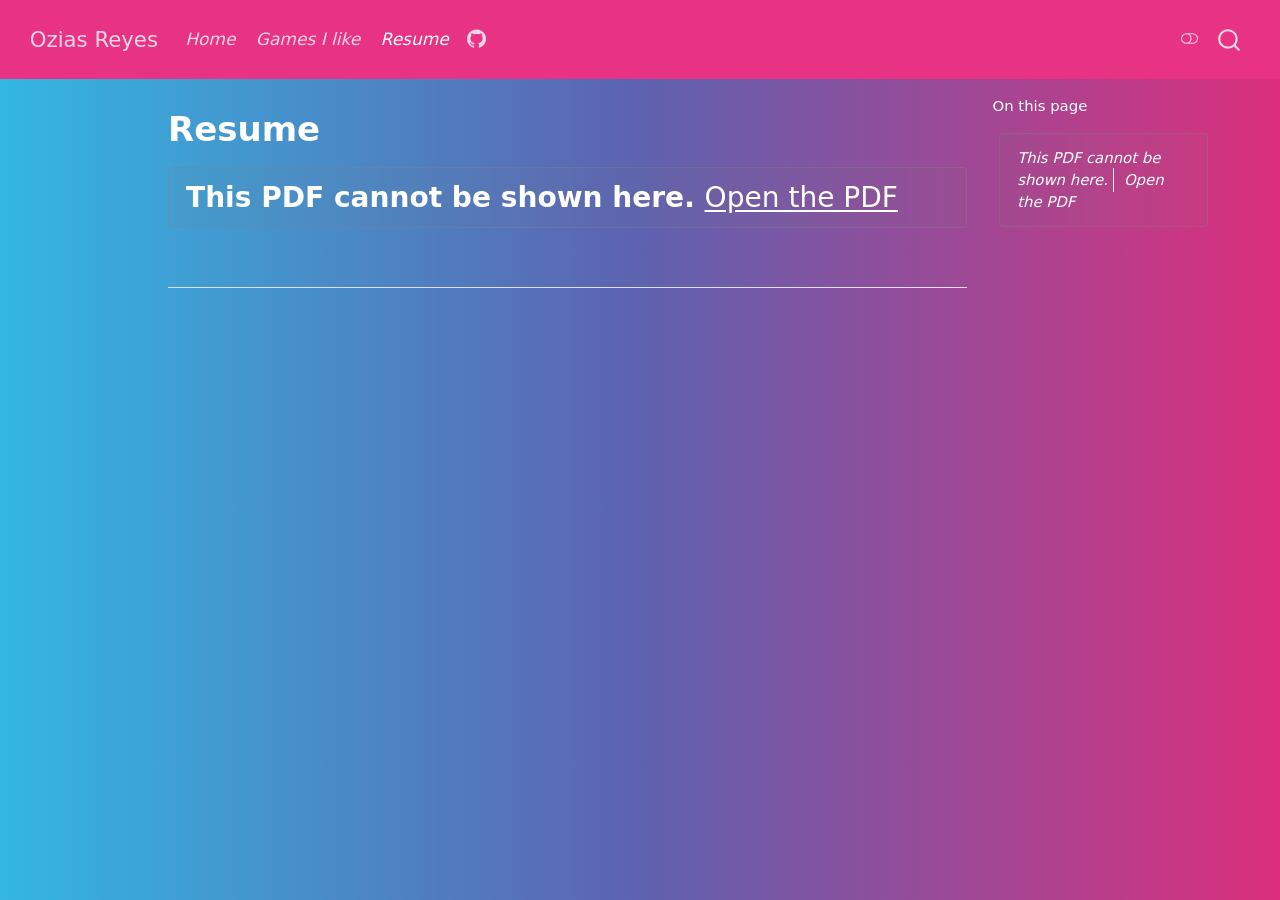
<file: docs/resume.html>
<!DOCTYPE html>
<html xmlns="http://www.w3.org/1999/xhtml" lang="en" xml:lang="en"><head>

<meta charset="utf-8">
<meta name="generator" content="quarto-1.9.38">

<meta name="viewport" content="width=device-width, initial-scale=1.0, user-scalable=yes">


<title>Resume – Ozias Reyes</title>
<style>
/* Default styles provided by pandoc.
** See https://pandoc.org/MANUAL.html#variables-for-html for config info.
*/
code{white-space: pre-wrap;}
span.smallcaps{font-variant: small-caps;}
div.columns{display: flex; gap: min(4vw, 1.5em);}
div.column{flex: auto; overflow-x: auto;}
div.hanging-indent{margin-left: 1.5em; text-indent: -1.5em;}
ul.task-list{list-style: none;}
ul.task-list li input[type="checkbox"] {
  width: 0.8em;
  margin: 0 0.8em 0.2em -1em; /* quarto-specific, see https://github.com/quarto-dev/quarto-cli/issues/4556 */ 
  vertical-align: middle;
}
</style>


<script src="site_libs/quarto-nav/quarto-nav.js"></script>
<script src="site_libs/quarto-nav/headroom.min.js"></script>
<script src="site_libs/clipboard/clipboard.min.js"></script>
<script src="site_libs/quarto-search/autocomplete.umd.js"></script>
<script src="site_libs/quarto-search/fuse.min.js"></script>
<script src="site_libs/quarto-search/quarto-search.js"></script>
<meta name="quarto:offset" content="./">
<script src="site_libs/quarto-html/quarto.js" type="module"></script>
<script src="site_libs/quarto-html/tabsets/tabsets.js" type="module"></script>
<script src="site_libs/quarto-html/popper.min.js"></script>
<script src="site_libs/quarto-html/tippy.umd.min.js"></script>
<script src="site_libs/quarto-html/anchor.min.js"></script>
<link href="site_libs/quarto-html/tippy.css" rel="stylesheet">
<link href="site_libs/quarto-html/quarto-syntax-highlighting-15634bcf2e68342d4ad2dfa704d543f6.css" rel="stylesheet" class="quarto-color-scheme" id="quarto-text-highlighting-styles">
<link href="site_libs/quarto-html/quarto-syntax-highlighting-dark-0a6b7249c26820e032cb0bd839ff02b1.css" rel="stylesheet" class="quarto-color-scheme quarto-color-alternate" id="quarto-text-highlighting-styles">
<link href="site_libs/quarto-html/quarto-syntax-highlighting-15634bcf2e68342d4ad2dfa704d543f6.css" rel="stylesheet" class="quarto-color-scheme-extra" id="quarto-text-highlighting-styles">
<script src="site_libs/bootstrap/bootstrap.min.js"></script>
<link href="site_libs/bootstrap/bootstrap-icons.css" rel="stylesheet">
<link href="site_libs/bootstrap/bootstrap-146f8808324496d0a5521b7869fe2ac1.min.css" rel="stylesheet" append-hash="true" class="quarto-color-scheme" id="quarto-bootstrap" data-mode="light">
<link href="site_libs/bootstrap/bootstrap-dark-c65eef156a02954c7572e454c6e27155.min.css" rel="stylesheet" append-hash="true" class="quarto-color-scheme quarto-color-alternate" id="quarto-bootstrap" data-mode="dark">
<link href="site_libs/bootstrap/bootstrap-146f8808324496d0a5521b7869fe2ac1.min.css" rel="stylesheet" append-hash="true" class="quarto-color-scheme-extra" id="quarto-bootstrap" data-mode="light">
<link href="site_libs/quarto-contrib/embedpdf-1.2.9/embedpdf.css" rel="stylesheet">
<script id="quarto-search-options" type="application/json">{
  "location": "navbar",
  "copy-button": false,
  "collapse-after": 3,
  "panel-placement": "end",
  "type": "overlay",
  "limit": 50,
  "keyboard-shortcut": [
    "f",
    "/",
    "s"
  ],
  "show-item-context": false,
  "language": {
    "search-no-results-text": "No results",
    "search-matching-documents-text": "matching documents",
    "search-copy-link-title": "Copy link to search",
    "search-hide-matches-text": "Hide additional matches",
    "search-more-match-text": "more match in this document",
    "search-more-matches-text": "more matches in this document",
    "search-clear-button-title": "Clear",
    "search-text-placeholder": "",
    "search-detached-cancel-button-title": "Cancel",
    "search-submit-button-title": "Submit",
    "search-label": "Search"
  }
}</script>


<link rel="stylesheet" href="styles.css">
</head>

<body class="nav-fixed quarto-light"><script id="quarto-html-before-body" type="application/javascript">
    const toggleBodyColorMode = (bsSheetEl) => {
      const mode = bsSheetEl.getAttribute("data-mode");
      const bodyEl = window.document.querySelector("body");
      if (mode === "dark") {
        bodyEl.classList.add("quarto-dark");
        bodyEl.classList.remove("quarto-light");
      } else {
        bodyEl.classList.add("quarto-light");
        bodyEl.classList.remove("quarto-dark");
      }
    }
    const toggleBodyColorPrimary = () => {
      const bsSheetEl = window.document.querySelector("link#quarto-bootstrap:not([rel=disabled-stylesheet])");
      if (bsSheetEl) {
        toggleBodyColorMode(bsSheetEl);
      }
    }
    const setColorSchemeToggle = (alternate) => {
      const toggles = window.document.querySelectorAll('.quarto-color-scheme-toggle');
      for (let i=0; i < toggles.length; i++) {
        const toggle = toggles[i];
        if (toggle) {
          if (alternate) {
            toggle.classList.add("alternate");
          } else {
            toggle.classList.remove("alternate");
          }
        }
      }
    };
    const toggleColorMode = (alternate) => {
      // Switch the stylesheets
      const primaryStylesheets = window.document.querySelectorAll('link.quarto-color-scheme:not(.quarto-color-alternate)');
      const alternateStylesheets = window.document.querySelectorAll('link.quarto-color-scheme.quarto-color-alternate');
      manageTransitions('#quarto-margin-sidebar .nav-link', false);
      if (alternate) {
        // note: dark is layered on light, we don't disable primary!
        enableStylesheet(alternateStylesheets);
        for (const sheetNode of alternateStylesheets) {
          if (sheetNode.id === "quarto-bootstrap") {
            toggleBodyColorMode(sheetNode);
          }
        }
      } else {
        disableStylesheet(alternateStylesheets);
        enableStylesheet(primaryStylesheets)
        toggleBodyColorPrimary();
      }
      manageTransitions('#quarto-margin-sidebar .nav-link', true);
      // Switch the toggles
      setColorSchemeToggle(alternate)
      // Hack to workaround the fact that safari doesn't
      // properly recolor the scrollbar when toggling (#1455)
      if (navigator.userAgent.indexOf('Safari') > 0 && navigator.userAgent.indexOf('Chrome') == -1) {
        manageTransitions("body", false);
        window.scrollTo(0, 1);
        setTimeout(() => {
          window.scrollTo(0, 0);
          manageTransitions("body", true);
        }, 40);
      }
    }
    const disableStylesheet = (stylesheets) => {
      for (let i=0; i < stylesheets.length; i++) {
        const stylesheet = stylesheets[i];
        stylesheet.rel = 'disabled-stylesheet';
      }
    }
    const enableStylesheet = (stylesheets) => {
      for (let i=0; i < stylesheets.length; i++) {
        const stylesheet = stylesheets[i];
        if(stylesheet.rel !== 'stylesheet') { // for Chrome, which will still FOUC without this check
          stylesheet.rel = 'stylesheet';
        }
      }
    }
    const manageTransitions = (selector, allowTransitions) => {
      const els = window.document.querySelectorAll(selector);
      for (let i=0; i < els.length; i++) {
        const el = els[i];
        if (allowTransitions) {
          el.classList.remove('notransition');
        } else {
          el.classList.add('notransition');
        }
      }
    }
    const isFileUrl = () => {
      return window.location.protocol === 'file:';
    }
    const hasAlternateSentinel = () => {
      let styleSentinel = getColorSchemeSentinel();
      if (styleSentinel !== null) {
        return styleSentinel === "alternate";
      } else {
        return false;
      }
    }
    const setStyleSentinel = (alternate) => {
      const value = alternate ? "alternate" : "default";
      if (!isFileUrl()) {
        window.localStorage.setItem("quarto-color-scheme", value);
      } else {
        localAlternateSentinel = value;
      }
    }
    const getColorSchemeSentinel = () => {
      if (!isFileUrl()) {
        const storageValue = window.localStorage.getItem("quarto-color-scheme");
        return storageValue != null ? storageValue : localAlternateSentinel;
      } else {
        return localAlternateSentinel;
      }
    }
    const toggleGiscusIfUsed = (isAlternate, darkModeDefault) => {
      const baseTheme = document.querySelector('#giscus-base-theme')?.value ?? 'light';
      const alternateTheme = document.querySelector('#giscus-alt-theme')?.value ?? 'dark';
      let newTheme = '';
      if(authorPrefersDark) {
        newTheme = isAlternate ? baseTheme : alternateTheme;
      } else {
        newTheme = isAlternate ? alternateTheme : baseTheme;
      }
      const changeGiscusTheme = () => {
        // From: https://github.com/giscus/giscus/issues/336
        const sendMessage = (message) => {
          const iframe = document.querySelector('iframe.giscus-frame');
          if (!iframe) return;
          iframe.contentWindow.postMessage({ giscus: message }, 'https://giscus.app');
        }
        sendMessage({
          setConfig: {
            theme: newTheme
          }
        });
      }
      const isGiscussLoaded = window.document.querySelector('iframe.giscus-frame') !== null;
      if (isGiscussLoaded) {
        changeGiscusTheme();
      }
    };
    const authorPrefersDark = false;
    const darkModeDefault = authorPrefersDark;
      document.querySelector('link#quarto-text-highlighting-styles.quarto-color-scheme-extra').rel = 'disabled-stylesheet';
      document.querySelector('link#quarto-bootstrap.quarto-color-scheme-extra').rel = 'disabled-stylesheet';
    let localAlternateSentinel = darkModeDefault ? 'alternate' : 'default';
    // Dark / light mode switch
    window.quartoToggleColorScheme = () => {
      // Read the current dark / light value
      let toAlternate = !hasAlternateSentinel();
      toggleColorMode(toAlternate);
      setStyleSentinel(toAlternate);
      toggleGiscusIfUsed(toAlternate, darkModeDefault);
      window.dispatchEvent(new Event('resize'));
    };
    // Switch to dark mode if need be
    if (hasAlternateSentinel()) {
      toggleColorMode(true);
    } else {
      toggleColorMode(false);
    }
  </script>

<div id="quarto-search-results"></div>
  <header id="quarto-header" class="headroom fixed-top">
    <nav class="navbar navbar-expand-lg " data-bs-theme="dark">
      <div class="navbar-container container-fluid">
      <div class="navbar-brand-container mx-auto">
    <a class="navbar-brand" href="./index.html">
    <span class="navbar-title">Ozias Reyes</span>
    </a>
  </div>
            <div id="quarto-search" class="" title="Search"></div>
          <button class="navbar-toggler" type="button" data-bs-toggle="collapse" data-bs-target="#navbarCollapse" aria-controls="navbarCollapse" role="menu" aria-expanded="false" aria-label="Toggle navigation" onclick="if (window.quartoToggleHeadroom) { window.quartoToggleHeadroom(); }">
  <span class="navbar-toggler-icon"></span>
</button>
          <div class="collapse navbar-collapse" id="navbarCollapse">
            <ul class="navbar-nav navbar-nav-scroll me-auto">
  <li class="nav-item">
    <a class="nav-link" href="./index.html"> 
<span class="menu-text">Home</span></a>
  </li>  
  <li class="nav-item">
    <a class="nav-link" href="./about.html"> 
<span class="menu-text">Games I like</span></a>
  </li>  
  <li class="nav-item">
    <a class="nav-link active" href="./resume.html" aria-current="page"> 
<span class="menu-text">Resume</span></a>
  </li>  
  <li class="nav-item compact">
    <a class="nav-link" href="https://github.com/Ozias808" target="blank"> <i class="bi bi-github" role="img">
</i> 
<span class="menu-text"></span></a>
  </li>  
</ul>
          </div> <!-- /navcollapse -->
            <div class="quarto-navbar-tools">
  <a href="" class="quarto-color-scheme-toggle quarto-navigation-tool  px-1" onclick="window.quartoToggleColorScheme(); return false;" title="Toggle dark mode"><i class="bi"></i></a>
</div>
      </div> <!-- /container-fluid -->
    </nav>
</header>
<!-- content -->
<div id="quarto-content" class="quarto-container page-columns page-rows-contents page-layout-article page-navbar">
<!-- sidebar -->
<!-- margin-sidebar -->
    <div id="quarto-margin-sidebar" class="sidebar margin-sidebar">
        <nav id="TOC" role="doc-toc" class="toc-active">
    <h2 id="toc-title">On this page</h2>
   
  <ul>
  <li><a href="#b58fc729-690b-4000-b19f-365a4093b2ff7b7b3c20706466206d656469612f6f7a6961735f726573756d652e7064662077696474683d31303025206865696768743d383030203e7d7d" id="toc-b58fc729-690b-4000-b19f-365a4093b2ff7b7b3c20706466206d656469612f6f7a6961735f726573756d652e7064662077696474683d31303025206865696768743d383030203e7d7d" class="nav-link active" data-scroll-target="#b58fc729-690b-4000-b19f-365a4093b2ff7b7b3c20706466206d656469612f6f7a6961735f726573756d652e7064662077696474683d31303025206865696768743d383030203e7d7d"></a><div class="embedpdf" data-src="media/ozias_resume.pdf" data-renderer="auto" data-width="100%" data-height="800"><a href="#b58fc729-690b-4000-b19f-365a4093b2ff7b7b3c20706466206d656469612f6f7a6961735f726573756d652e7064662077696474683d31303025206865696768743d383030203e7d7d" id="toc-b58fc729-690b-4000-b19f-365a4093b2ff7b7b3c20706466206d656469612f6f7a6961735f726573756d652e7064662077696474683d31303025206865696768743d383030203e7d7d" class="nav-link" data-scroll-target="#b58fc729-690b-4000-b19f-365a4093b2ff7b7b3c20706466206d656469612f6f7a6961735f726573756d652e7064662077696474683d31303025206865696768743d383030203e7d7d"></a><a href="media/ozias_resume.pdf" download="" class="nav-link" data-scroll-target="media/ozias_resume.pdf">Download PDF file.</a></div></li>
  </ul>
</nav>
    </div>
<!-- main -->
<main class="content" id="quarto-document-content">


<header id="title-block-header" class="quarto-title-block default">
<div class="quarto-title">
<h1 class="title">Resume</h1>
</div>



<div class="quarto-title-meta">

    
  
    
  </div>
  


</header>


<section id="b58fc729-690b-4000-b19f-365a4093b2ff7b7b3c20706466206d656469612f6f7a6961735f726573756d652e7064662077696474683d31303025206865696768743d383030203e7d7d" class="level2">
<h2 class="anchored" data-anchor-id="b58fc729-690b-4000-b19f-365a4093b2ff7b7b3c20706466206d656469612f6f7a6961735f726573756d652e7064662077696474683d31303025206865696768743d383030203e7d7d"><div class="embedpdf" data-src="media/ozias_resume.pdf" data-renderer="auto" data-width="100%" data-height="800"><a href="media/ozias_resume.pdf" download="">Download PDF file.</a></div></h2>


</section>

</main> <!-- /main -->
<script id="quarto-html-after-body" type="application/javascript">
  window.document.addEventListener("DOMContentLoaded", function (event) {
    // Ensure there is a toggle, if there isn't float one in the top right
    if (window.document.querySelector('.quarto-color-scheme-toggle') === null) {
      const a = window.document.createElement('a');
      a.classList.add('top-right');
      a.classList.add('quarto-color-scheme-toggle');
      a.href = "";
      a.onclick = function() { try { window.quartoToggleColorScheme(); } catch {} return false; };
      const i = window.document.createElement("i");
      i.classList.add('bi');
      a.appendChild(i);
      window.document.body.appendChild(a);
    }
    setColorSchemeToggle(hasAlternateSentinel())
    const icon = "";
    const anchorJS = new window.AnchorJS();
    anchorJS.options = {
      placement: 'right',
      icon: icon
    };
    anchorJS.add('.anchored');
    const isCodeAnnotation = (el) => {
      for (const clz of el.classList) {
        if (clz.startsWith('code-annotation-')) {                     
          return true;
        }
      }
      return false;
    }
    const onCopySuccess = function(e) {
      // button target
      const button = e.trigger;
      // don't keep focus
      button.blur();
      // flash "checked"
      button.classList.add('code-copy-button-checked');
      var currentTitle = button.getAttribute("title");
      button.setAttribute("title", "Copied!");
      let tooltip;
      if (window.bootstrap) {
        button.setAttribute("data-bs-toggle", "tooltip");
        button.setAttribute("data-bs-placement", "left");
        button.setAttribute("data-bs-title", "Copied!");
        tooltip = new bootstrap.Tooltip(button, 
          { trigger: "manual", 
            customClass: "code-copy-button-tooltip",
            offset: [0, -8]});
        tooltip.show();    
      }
      setTimeout(function() {
        if (tooltip) {
          tooltip.hide();
          button.removeAttribute("data-bs-title");
          button.removeAttribute("data-bs-toggle");
          button.removeAttribute("data-bs-placement");
        }
        button.setAttribute("title", currentTitle);
        button.classList.remove('code-copy-button-checked');
      }, 1000);
      // clear code selection
      e.clearSelection();
    }
    const getTextToCopy = function(trigger) {
      const outerScaffold = trigger.parentElement.cloneNode(true);
      const codeEl = outerScaffold.querySelector('code');
      for (const childEl of codeEl.children) {
        if (isCodeAnnotation(childEl)) {
          childEl.remove();
        }
      }
      return codeEl.innerText;
    }
    const clipboard = new window.ClipboardJS('.code-copy-button:not([data-in-quarto-modal])', {
      text: getTextToCopy
    });
    clipboard.on('success', onCopySuccess);
    if (window.document.getElementById('quarto-embedded-source-code-modal')) {
      const clipboardModal = new window.ClipboardJS('.code-copy-button[data-in-quarto-modal]', {
        text: getTextToCopy,
        container: window.document.getElementById('quarto-embedded-source-code-modal')
      });
      clipboardModal.on('success', onCopySuccess);
    }
      var localhostRegex = new RegExp(/^(?:http|https):\/\/localhost\:?[0-9]*\//);
      var mailtoRegex = new RegExp(/^mailto:/);
        var filterRegex = new RegExp('/' + window.location.host + '/');
      var isInternal = (href) => {
          return filterRegex.test(href) || localhostRegex.test(href) || mailtoRegex.test(href);
      }
      // Inspect non-navigation links and adorn them if external
     var links = window.document.querySelectorAll('a[href]:not(.nav-link):not(.navbar-brand):not(.toc-action):not(.sidebar-link):not(.sidebar-item-toggle):not(.pagination-link):not(.no-external):not([aria-hidden]):not(.dropdown-item):not(.quarto-navigation-tool):not(.about-link)');
      for (var i=0; i<links.length; i++) {
        const link = links[i];
        if (!isInternal(link.href)) {
          // undo the damage that might have been done by quarto-nav.js in the case of
          // links that we want to consider external
          if (link.dataset.originalHref !== undefined) {
            link.href = link.dataset.originalHref;
          }
        }
      }
    function tippyHover(el, contentFn, onTriggerFn, onUntriggerFn) {
      const config = {
        allowHTML: true,
        maxWidth: 500,
        delay: 100,
        arrow: false,
        appendTo: function(el) {
            return el.parentElement;
        },
        interactive: true,
        interactiveBorder: 10,
        theme: 'quarto',
        placement: 'bottom-start',
      };
      if (contentFn) {
        config.content = contentFn;
      }
      if (onTriggerFn) {
        config.onTrigger = onTriggerFn;
      }
      if (onUntriggerFn) {
        config.onUntrigger = onUntriggerFn;
      }
      window.tippy(el, config); 
    }
    const noterefs = window.document.querySelectorAll('a[role="doc-noteref"]');
    for (var i=0; i<noterefs.length; i++) {
      const ref = noterefs[i];
      tippyHover(ref, function() {
        // use id or data attribute instead here
        let href = ref.getAttribute('data-footnote-href') || ref.getAttribute('href');
        try { href = new URL(href).hash; } catch {}
        const id = href.replace(/^#\/?/, "");
        const note = window.document.getElementById(id);
        if (note) {
          return note.innerHTML;
        } else {
          return "";
        }
      });
    }
    const xrefs = window.document.querySelectorAll('a.quarto-xref');
    const processXRef = (id, note) => {
      // Strip column container classes
      const stripColumnClz = (el) => {
        el.classList.remove("page-full", "page-columns");
        if (el.children) {
          for (const child of el.children) {
            stripColumnClz(child);
          }
        }
      }
      stripColumnClz(note)
      if (id === null || id.startsWith('sec-')) {
        // Special case sections, only their first couple elements
        const container = document.createElement("div");
        if (note.children && note.children.length > 2) {
          container.appendChild(note.children[0].cloneNode(true));
          for (let i = 1; i < note.children.length; i++) {
            const child = note.children[i];
            if (child.tagName === "P" && child.innerText === "") {
              continue;
            } else {
              container.appendChild(child.cloneNode(true));
              break;
            }
          }
          if (window.Quarto?.typesetMath) {
            window.Quarto.typesetMath(container);
          }
          return container.innerHTML
        } else {
          if (window.Quarto?.typesetMath) {
            window.Quarto.typesetMath(note);
          }
          return note.innerHTML;
        }
      } else {
        // Remove any anchor links if they are present
        const anchorLink = note.querySelector('a.anchorjs-link');
        if (anchorLink) {
          anchorLink.remove();
        }
        if (window.Quarto?.typesetMath) {
          window.Quarto.typesetMath(note);
        }
        if (note.classList.contains("callout")) {
          return note.outerHTML;
        } else {
          return note.innerHTML;
        }
      }
    }
    for (var i=0; i<xrefs.length; i++) {
      const xref = xrefs[i];
      tippyHover(xref, undefined, function(instance) {
        instance.disable();
        let url = xref.getAttribute('href');
        let hash = undefined; 
        if (url.startsWith('#')) {
          hash = url;
        } else {
          try { hash = new URL(url).hash; } catch {}
        }
        if (hash) {
          const id = hash.replace(/^#\/?/, "");
          const note = window.document.getElementById(id);
          if (note !== null) {
            try {
              const html = processXRef(id, note.cloneNode(true));
              instance.setContent(html);
            } finally {
              instance.enable();
              instance.show();
            }
          } else {
            // See if we can fetch this
            fetch(url.split('#')[0])
            .then(res => res.text())
            .then(html => {
              const parser = new DOMParser();
              const htmlDoc = parser.parseFromString(html, "text/html");
              const note = htmlDoc.getElementById(id);
              if (note !== null) {
                const html = processXRef(id, note);
                instance.setContent(html);
              } 
            }).finally(() => {
              instance.enable();
              instance.show();
            });
          }
        } else {
          // See if we can fetch a full url (with no hash to target)
          // This is a special case and we should probably do some content thinning / targeting
          fetch(url)
          .then(res => res.text())
          .then(html => {
            const parser = new DOMParser();
            const htmlDoc = parser.parseFromString(html, "text/html");
            const note = htmlDoc.querySelector('main.content');
            if (note !== null) {
              // This should only happen for chapter cross references
              // (since there is no id in the URL)
              // remove the first header
              if (note.children.length > 0 && note.children[0].tagName === "HEADER") {
                note.children[0].remove();
              }
              const html = processXRef(null, note);
              instance.setContent(html);
            } 
          }).finally(() => {
            instance.enable();
            instance.show();
          });
        }
      }, function(instance) {
      });
    }
        let selectedAnnoteEl;
        const selectorForAnnotation = ( cell, annotation) => {
          let cellAttr = 'data-code-cell="' + cell + '"';
          let lineAttr = 'data-code-annotation="' +  annotation + '"';
          const selector = 'span[' + cellAttr + '][' + lineAttr + ']';
          return selector;
        }
        const selectCodeLines = (annoteEl) => {
          const doc = window.document;
          const targetCell = annoteEl.getAttribute("data-target-cell");
          const targetAnnotation = annoteEl.getAttribute("data-target-annotation");
          const annoteSpan = window.document.querySelector(selectorForAnnotation(targetCell, targetAnnotation));
          const lines = annoteSpan.getAttribute("data-code-lines").split(",");
          const lineIds = lines.map((line) => {
            return targetCell + "-" + line;
          })
          let top = null;
          let height = null;
          let parent = null;
          if (lineIds.length > 0) {
              //compute the position of the single el (top and bottom and make a div)
              const el = window.document.getElementById(lineIds[0]);
              top = el.offsetTop;
              height = el.offsetHeight;
              parent = el.parentElement.parentElement;
            if (lineIds.length > 1) {
              const lastEl = window.document.getElementById(lineIds[lineIds.length - 1]);
              const bottom = lastEl.offsetTop + lastEl.offsetHeight;
              height = bottom - top;
            }
            if (top !== null && height !== null && parent !== null) {
              // cook up a div (if necessary) and position it 
              let div = window.document.getElementById("code-annotation-line-highlight");
              if (div === null) {
                div = window.document.createElement("div");
                div.setAttribute("id", "code-annotation-line-highlight");
                div.style.position = 'absolute';
                parent.appendChild(div);
              }
              div.style.top = top - 2 + "px";
              div.style.height = height + 4 + "px";
              div.style.left = 0;
              let gutterDiv = window.document.getElementById("code-annotation-line-highlight-gutter");
              if (gutterDiv === null) {
                gutterDiv = window.document.createElement("div");
                gutterDiv.setAttribute("id", "code-annotation-line-highlight-gutter");
                gutterDiv.style.position = 'absolute';
                const codeCell = window.document.getElementById(targetCell);
                const gutter = codeCell.querySelector('.code-annotation-gutter');
                gutter.appendChild(gutterDiv);
              }
              gutterDiv.style.top = top - 2 + "px";
              gutterDiv.style.height = height + 4 + "px";
            }
            selectedAnnoteEl = annoteEl;
          }
        };
        const unselectCodeLines = () => {
          const elementsIds = ["code-annotation-line-highlight", "code-annotation-line-highlight-gutter"];
          elementsIds.forEach((elId) => {
            const div = window.document.getElementById(elId);
            if (div) {
              div.remove();
            }
          });
          selectedAnnoteEl = undefined;
        };
          // Handle positioning of the toggle
      window.addEventListener(
        "resize",
        throttle(() => {
          elRect = undefined;
          if (selectedAnnoteEl) {
            selectCodeLines(selectedAnnoteEl);
          }
        }, 10)
      );
      function throttle(fn, ms) {
      let throttle = false;
      let timer;
        return (...args) => {
          if(!throttle) { // first call gets through
              fn.apply(this, args);
              throttle = true;
          } else { // all the others get throttled
              if(timer) clearTimeout(timer); // cancel #2
              timer = setTimeout(() => {
                fn.apply(this, args);
                timer = throttle = false;
              }, ms);
          }
        };
      }
        // Attach click handler to the DT
        const annoteDls = window.document.querySelectorAll('dt[data-target-cell]');
        for (const annoteDlNode of annoteDls) {
          annoteDlNode.addEventListener('click', (event) => {
            const clickedEl = event.target;
            if (clickedEl !== selectedAnnoteEl) {
              unselectCodeLines();
              const activeEl = window.document.querySelector('dt[data-target-cell].code-annotation-active');
              if (activeEl) {
                activeEl.classList.remove('code-annotation-active');
              }
              selectCodeLines(clickedEl);
              clickedEl.classList.add('code-annotation-active');
            } else {
              // Unselect the line
              unselectCodeLines();
              clickedEl.classList.remove('code-annotation-active');
            }
          });
        }
    const findCites = (el) => {
      const parentEl = el.parentElement;
      if (parentEl) {
        const cites = parentEl.dataset.cites;
        if (cites) {
          return {
            el,
            cites: cites.split(' ')
          };
        } else {
          return findCites(el.parentElement)
        }
      } else {
        return undefined;
      }
    };
    var bibliorefs = window.document.querySelectorAll('a[role="doc-biblioref"]');
    for (var i=0; i<bibliorefs.length; i++) {
      const ref = bibliorefs[i];
      const citeInfo = findCites(ref);
      if (citeInfo) {
        tippyHover(citeInfo.el, function() {
          var popup = window.document.createElement('div');
          citeInfo.cites.forEach(function(cite) {
            var citeDiv = window.document.createElement('div');
            citeDiv.classList.add('hanging-indent');
            citeDiv.classList.add('csl-entry');
            var biblioDiv = window.document.getElementById('ref-' + cite);
            if (biblioDiv) {
              citeDiv.innerHTML = biblioDiv.innerHTML;
            }
            popup.appendChild(citeDiv);
          });
          return popup.innerHTML;
        });
      }
    }
  });
  </script>
</div> <!-- /content -->




<script src="site_libs/quarto-contrib/embedpdf-1.2.9/embedpdf-viewer.js" type="module"></script>
<script src="site_libs/quarto-contrib/embedpdf-pdfjs-1.2.9/pdf.min.mjs" type="text/x-embedpdf-pdfjs"></script>
<script src="site_libs/quarto-contrib/embedpdf-pdfjs-1.2.9/pdf.worker.min.mjs" type="text/x-embedpdf-worker"></script>
</body></html>
</file>
<file: docs/site_libs/quarto-html/tippy.css>
.tippy-box[data-animation=fade][data-state=hidden]{opacity:0}[data-tippy-root]{max-width:calc(100vw - 10px)}.tippy-box{position:relative;background-color:#333;color:#fff;border-radius:4px;font-size:14px;line-height:1.4;white-space:normal;outline:0;transition-property:transform,visibility,opacity}.tippy-box[data-placement^=top]>.tippy-arrow{bottom:0}.tippy-box[data-placement^=top]>.tippy-arrow:before{bottom:-7px;left:0;border-width:8px 8px 0;border-top-color:initial;transform-origin:center top}.tippy-box[data-placement^=bottom]>.tippy-arrow{top:0}.tippy-box[data-placement^=bottom]>.tippy-arrow:before{top:-7px;left:0;border-width:0 8px 8px;border-bottom-color:initial;transform-origin:center bottom}.tippy-box[data-placement^=left]>.tippy-arrow{right:0}.tippy-box[data-placement^=left]>.tippy-arrow:before{border-width:8px 0 8px 8px;border-left-color:initial;right:-7px;transform-origin:center left}.tippy-box[data-placement^=right]>.tippy-arrow{left:0}.tippy-box[data-placement^=right]>.tippy-arrow:before{left:-7px;border-width:8px 8px 8px 0;border-right-color:initial;transform-origin:center right}.tippy-box[data-inertia][data-state=visible]{transition-timing-function:cubic-bezier(.54,1.5,.38,1.11)}.tippy-arrow{width:16px;height:16px;color:#333}.tippy-arrow:before{content:"";position:absolute;border-color:transparent;border-style:solid}.tippy-content{position:relative;padding:5px 9px;z-index:1}
</file>
<file: docs/site_libs/quarto-html/quarto-syntax-highlighting-15634bcf2e68342d4ad2dfa704d543f6.css>
/* quarto syntax highlight colors */
:root {
  --quarto-hl-ot-color: #003B4F;
  --quarto-hl-at-color: #657422;
  --quarto-hl-ss-color: #20794D;
  --quarto-hl-an-color: #5E5E5E;
  --quarto-hl-fu-color: #4758AB;
  --quarto-hl-st-color: #20794D;
  --quarto-hl-cf-color: #003B4F;
  --quarto-hl-op-color: #5E5E5E;
  --quarto-hl-er-color: #AD0000;
  --quarto-hl-bn-color: #AD0000;
  --quarto-hl-al-color: #AD0000;
  --quarto-hl-va-color: #111111;
  --quarto-hl-bu-color: inherit;
  --quarto-hl-ex-color: inherit;
  --quarto-hl-pp-color: #AD0000;
  --quarto-hl-in-color: #5E5E5E;
  --quarto-hl-vs-color: #20794D;
  --quarto-hl-wa-color: #5E5E5E;
  --quarto-hl-do-color: #5E5E5E;
  --quarto-hl-im-color: #00769E;
  --quarto-hl-ch-color: #20794D;
  --quarto-hl-dt-color: #AD0000;
  --quarto-hl-fl-color: #AD0000;
  --quarto-hl-co-color: #5E5E5E;
  --quarto-hl-cv-color: #5E5E5E;
  --quarto-hl-cn-color: #8f5902;
  --quarto-hl-sc-color: #5E5E5E;
  --quarto-hl-dv-color: #AD0000;
  --quarto-hl-kw-color: #003B4F;
}

/* other quarto variables */
:root {
  --quarto-font-monospace: SFMono-Regular, Menlo, Monaco, Consolas, "Liberation Mono", "Courier New", monospace;
}

/* syntax highlight based on Pandoc's rules */
pre > code.sourceCode > span {
  color: #003B4F;
}

code.sourceCode > span {
  color: #003B4F;
}

div.sourceCode,
div.sourceCode pre.sourceCode {
  color: #003B4F;
}

/* Normal */
code span {
  color: #003B4F;
}

/* Alert */
code span.al {
  color: #AD0000;
  font-style: inherit;
}

/* Annotation */
code span.an {
  color: #5E5E5E;
  font-style: inherit;
}

/* Attribute */
code span.at {
  color: #657422;
  font-style: inherit;
}

/* BaseN */
code span.bn {
  color: #AD0000;
  font-style: inherit;
}

/* BuiltIn */
code span.bu {
  font-style: inherit;
}

/* ControlFlow */
code span.cf {
  color: #003B4F;
  font-weight: bold;
  font-style: inherit;
}

/* Char */
code span.ch {
  color: #20794D;
  font-style: inherit;
}

/* Constant */
code span.cn {
  color: #8f5902;
  font-style: inherit;
}

/* Comment */
code span.co {
  color: #5E5E5E;
  font-style: inherit;
}

/* CommentVar */
code span.cv {
  color: #5E5E5E;
  font-style: italic;
}

/* Documentation */
code span.do {
  color: #5E5E5E;
  font-style: italic;
}

/* DataType */
code span.dt {
  color: #AD0000;
  font-style: inherit;
}

/* DecVal */
code span.dv {
  color: #AD0000;
  font-style: inherit;
}

/* Error */
code span.er {
  color: #AD0000;
  font-style: inherit;
}

/* Extension */
code span.ex {
  font-style: inherit;
}

/* Float */
code span.fl {
  color: #AD0000;
  font-style: inherit;
}

/* Function */
code span.fu {
  color: #4758AB;
  font-style: inherit;
}

/* Import */
code span.im {
  color: #00769E;
  font-style: inherit;
}

/* Information */
code span.in {
  color: #5E5E5E;
  font-style: inherit;
}

/* Keyword */
code span.kw {
  color: #003B4F;
  font-weight: bold;
  font-style: inherit;
}

/* Operator */
code span.op {
  color: #5E5E5E;
  font-style: inherit;
}

/* Other */
code span.ot {
  color: #003B4F;
  font-style: inherit;
}

/* Preprocessor */
code span.pp {
  color: #AD0000;
  font-style: inherit;
}

/* SpecialChar */
code span.sc {
  color: #5E5E5E;
  font-style: inherit;
}

/* SpecialString */
code span.ss {
  color: #20794D;
  font-style: inherit;
}

/* String */
code span.st {
  color: #20794D;
  font-style: inherit;
}

/* Variable */
code span.va {
  color: #111111;
  font-style: inherit;
}

/* VerbatimString */
code span.vs {
  color: #20794D;
  font-style: inherit;
}

/* Warning */
code span.wa {
  color: #5E5E5E;
  font-style: italic;
}

.prevent-inlining {
  content: "</";
}

/*# sourceMappingURL=f23921c56f73e400b49028c9186a1aa0.css.map */
</file>
<file: docs/site_libs/quarto-html/quarto-syntax-highlighting-dark-0a6b7249c26820e032cb0bd839ff02b1.css>
/* quarto syntax highlight colors */
:root {
  --quarto-hl-al-color: #f07178;
  --quarto-hl-an-color: #d4d0ab;
  --quarto-hl-at-color: #00e0e0;
  --quarto-hl-bn-color: #d4d0ab;
  --quarto-hl-bu-color: #abe338;
  --quarto-hl-ch-color: #abe338;
  --quarto-hl-co-color: #f8f8f2;
  --quarto-hl-cv-color: #ffd700;
  --quarto-hl-cn-color: #ffd700;
  --quarto-hl-cf-color: #ffa07a;
  --quarto-hl-dt-color: #ffa07a;
  --quarto-hl-dv-color: #d4d0ab;
  --quarto-hl-do-color: #f8f8f2;
  --quarto-hl-er-color: #f07178;
  --quarto-hl-ex-color: #00e0e0;
  --quarto-hl-fl-color: #d4d0ab;
  --quarto-hl-fu-color: #ffa07a;
  --quarto-hl-im-color: #abe338;
  --quarto-hl-in-color: #d4d0ab;
  --quarto-hl-kw-color: #ffa07a;
  --quarto-hl-op-color: #ffa07a;
  --quarto-hl-ot-color: #00e0e0;
  --quarto-hl-pp-color: #dcc6e0;
  --quarto-hl-re-color: #00e0e0;
  --quarto-hl-sc-color: #abe338;
  --quarto-hl-ss-color: #abe338;
  --quarto-hl-st-color: #abe338;
  --quarto-hl-va-color: #00e0e0;
  --quarto-hl-vs-color: #abe338;
  --quarto-hl-wa-color: #dcc6e0;
}

/* other quarto variables */
:root {
  --quarto-font-monospace: SFMono-Regular, Menlo, Monaco, Consolas, "Liberation Mono", "Courier New", monospace;
}

/* syntax highlight based on Pandoc's rules */
pre > code.sourceCode > span {
  color: #f8f8f2;
}

code.sourceCode > span {
  color: #f8f8f2;
}

div.sourceCode,
div.sourceCode pre.sourceCode {
  color: #f8f8f2;
}

/* Normal */
code span {
  color: #f8f8f2;
}

/* Alert */
code span.al {
  color: #f07178;
}

/* Annotation */
code span.an {
  color: #d4d0ab;
}

/* Attribute */
code span.at {
  color: #00e0e0;
}

/* BaseN */
code span.bn {
  color: #d4d0ab;
}

/* BuiltIn */
code span.bu {
  color: #abe338;
}

/* ControlFlow */
code span.cf {
  font-weight: bold;
  color: #ffa07a;
}

/* Char */
code span.ch {
  color: #abe338;
}

/* Constant */
code span.cn {
  color: #ffd700;
}

/* Comment */
code span.co {
  font-style: italic;
  color: #f8f8f2;
}

/* CommentVar */
code span.cv {
  color: #ffd700;
}

/* Documentation */
code span.do {
  color: #f8f8f2;
}

/* DataType */
code span.dt {
  color: #ffa07a;
}

/* DecVal */
code span.dv {
  color: #d4d0ab;
}

/* Error */
code span.er {
  color: #f07178;
  text-decoration: underline;
}

/* Extension */
code span.ex {
  font-weight: bold;
  color: #00e0e0;
}

/* Float */
code span.fl {
  color: #d4d0ab;
}

/* Function */
code span.fu {
  color: #ffa07a;
}

/* Import */
code span.im {
  color: #abe338;
}

/* Information */
code span.in {
  color: #d4d0ab;
}

/* Keyword */
code span.kw {
  font-weight: bold;
  color: #ffa07a;
}

/* Operator */
code span.op {
  color: #ffa07a;
}

/* Other */
code span.ot {
  color: #00e0e0;
}

/* Preprocessor */
code span.pp {
  color: #dcc6e0;
}

/* RegionMarker */
code span.re {
  background-color: #f8f8f2;
  color: #00e0e0;
}

/* SpecialChar */
code span.sc {
  color: #abe338;
}

/* SpecialString */
code span.ss {
  color: #abe338;
}

/* String */
code span.st {
  color: #abe338;
}

/* Variable */
code span.va {
  color: #00e0e0;
}

/* VerbatimString */
code span.vs {
  color: #abe338;
}

/* Warning */
code span.wa {
  color: #dcc6e0;
}

.prevent-inlining {
  content: "</";
}

/*# sourceMappingURL=175367c052bafc98bd680af3479823f0.css.map */
</file>
<file: docs/styles.css>
/* css styles */
h1, p {
  color: white;
}
h2 {
  color:gree;
}
h3 {
  color:blac;
  font-style: italic;
}

body {
  background-color:;
}

ol, ul {
  color:blue;
  font-style: italic;
}

a {
  color: purpl;
}
</file>
<file: docs/site_libs/quarto-contrib/embedpdf-1.2.9/embedpdf.css>
/* embedpdf extension styles */

.embedpdf {
  margin: 1rem 0;
}

/* a native embed with page > 1 can be an iframe (frameAllowed in
   embedpdf-viewer.js): no border, as an object has none */
.embedpdf.embedpdf-native > iframe {
  border: 0;
}

.embedpdf.embedpdf-pdfjs {
  border: 1px solid rgba(128, 128, 128, 0.35);
  border-radius: 4px;
  overflow: hidden;
  background: rgba(128, 128, 128, 0.08);
}

/* PDF.js could not load the PDF: a message and a link that opens it */
.embedpdf.embedpdf-failed {
  border: 1px solid rgba(128, 128, 128, 0.35);
  border-radius: 4px;
  background: rgba(128, 128, 128, 0.08);
  padding: 0.75rem 1rem;
}

.embedpdf-failed-text {
  margin: 0;
}

.embedpdf-toolbar {
  display: flex;
  align-items: center;
  gap: 0.5rem;
  padding: 0.35rem 0.6rem;
  border-bottom: 1px solid rgba(128, 128, 128, 0.35);
  background: rgba(128, 128, 128, 0.12);
  font-size: 0.85rem;
  line-height: 1;
}

.embedpdf-toolbar button {
  appearance: none;
  border: 1px solid rgba(128, 128, 128, 0.4);
  border-radius: 4px;
  background: transparent;
  color: inherit;
  font-size: 1rem;
  line-height: 1;
  width: 1.7rem;
  height: 1.7rem;
  cursor: pointer;
}

.embedpdf-toolbar button:hover {
  background: rgba(128, 128, 128, 0.2);
}

.embedpdf-pageinfo {
  position: relative;
  margin-left: 0.25rem;
  opacity: 0.8;
  -webkit-user-select: none;
  user-select: none;
}

/* the indicator's words for screen readers ("Page 1 of 2"), not shown; the
   shown "1 / 2" is hidden from screen readers */
.embedpdf-pageinfo-text {
  position: absolute;
  top: 0;
  left: 0;
  width: 1px;
  height: 1px;
  overflow: hidden;
  clip: rect(0 0 0 0);
  clip-path: inset(50%);
  white-space: nowrap;
}

.embedpdf-download {
  margin-left: auto;
  text-decoration: none;
  font-size: 1.1rem;
  color: inherit;
}

.embedpdf-pages {
  overflow: auto;
  height: 60vh;
  padding: 0.5rem;
  box-sizing: border-box;
  -webkit-overflow-scrolling: touch;
}

.embedpdf-page {
  position: relative;
  width: 100%;
  margin: 0 auto 0.5rem auto;
  background: white;
  box-shadow: 0 1px 3px rgba(0, 0, 0, 0.25);
}

.embedpdf-page canvas {
  display: block;
  width: 100%;
  height: auto;
}

/* a page's text: read by screen readers, not shown and not selectable */
.embedpdf-text {
  position: absolute;
  top: 0;
  left: 0;
  width: 1px;
  height: 1px;
  margin: 0;
  padding: 0;
  border: 0;
  overflow: hidden;
  clip: rect(0 0 0 0);
  clip-path: inset(50%);
  /* keep the PDF's line breaks, but do not wrap each word in the 1px box */
  white-space: pre;
  user-select: none;
  -webkit-user-select: none;
}

/* download button (button= kwarg) */
.embedpdf-btn {
  display: inline-block;
  padding: 10px 18px;
  background-color: #007acc;
  color: white !important;
  font-size: 15px;
  border: none;
  border-radius: 6px;
  cursor: pointer;
  text-decoration: none;
  transition: background-color 0.2s ease;
}

.embedpdf-btn:hover {
  background-color: #005fa3;
  color: white;
}
</file>
